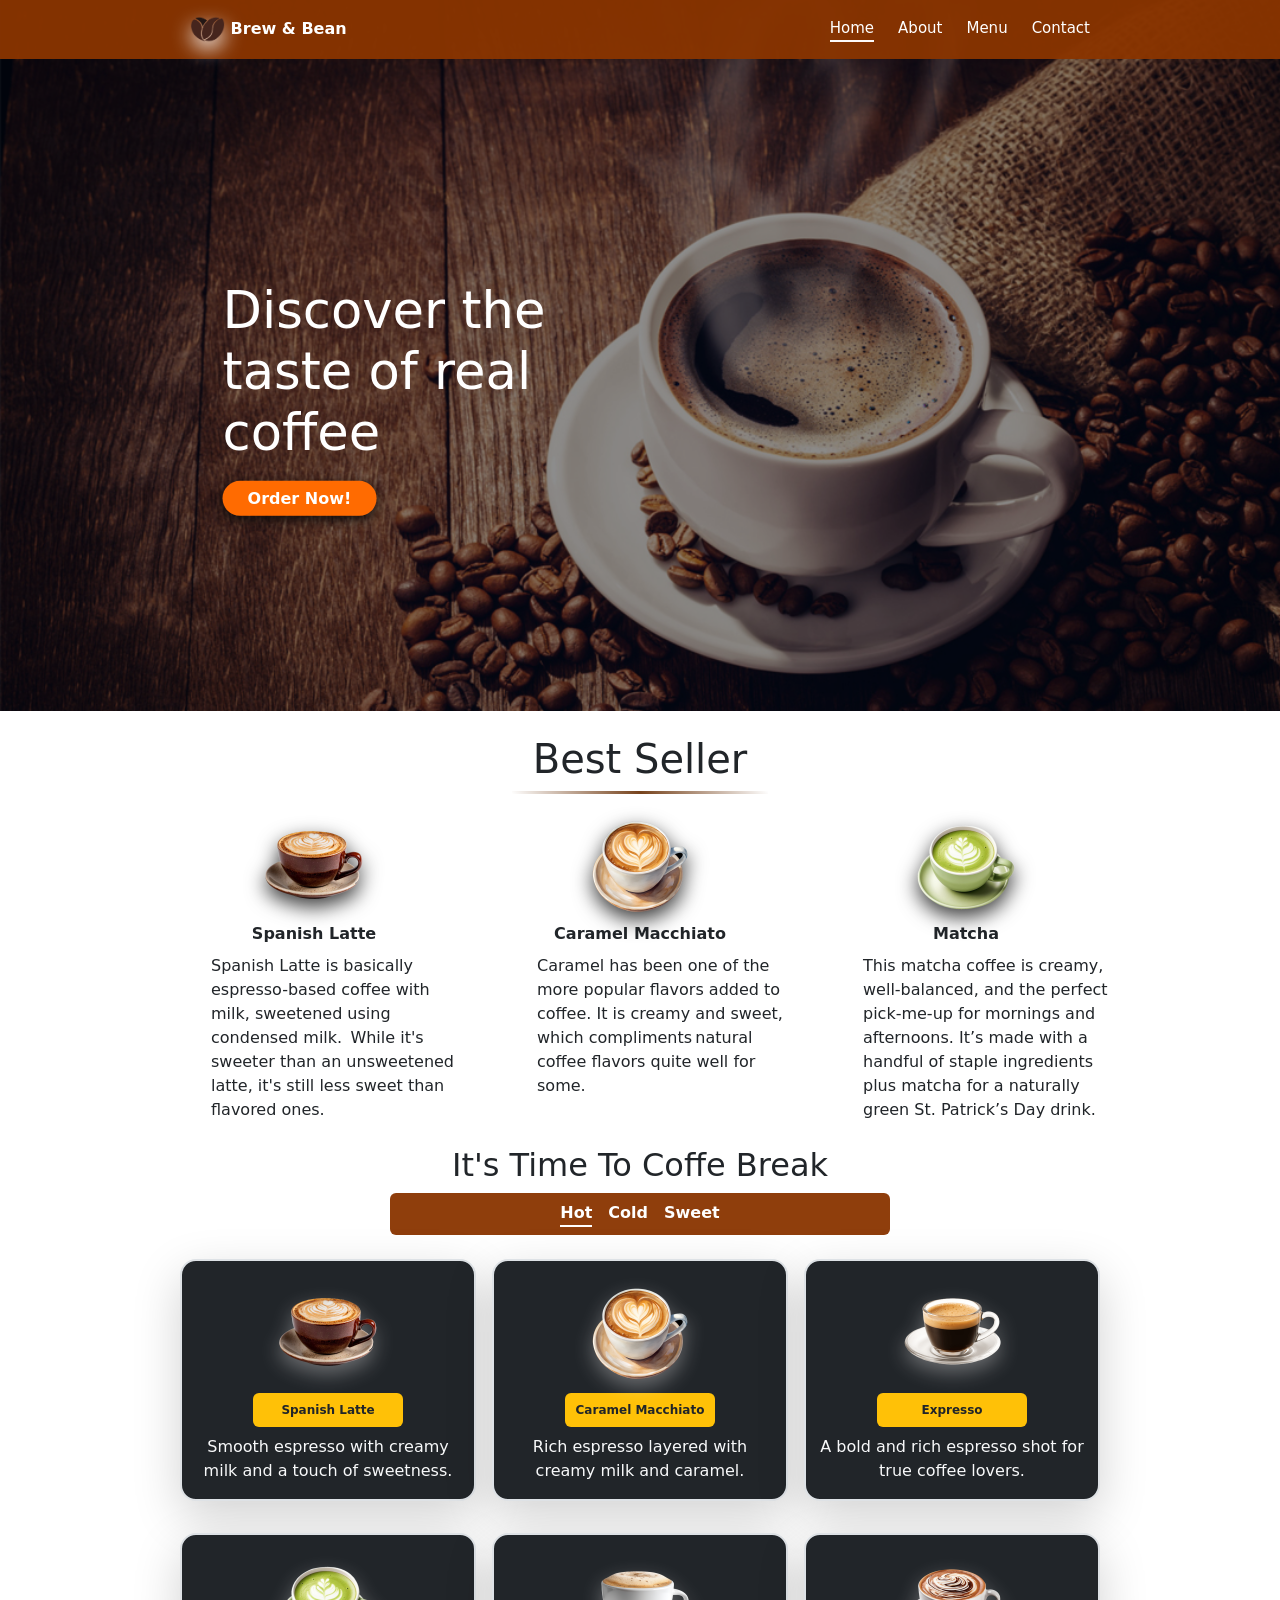
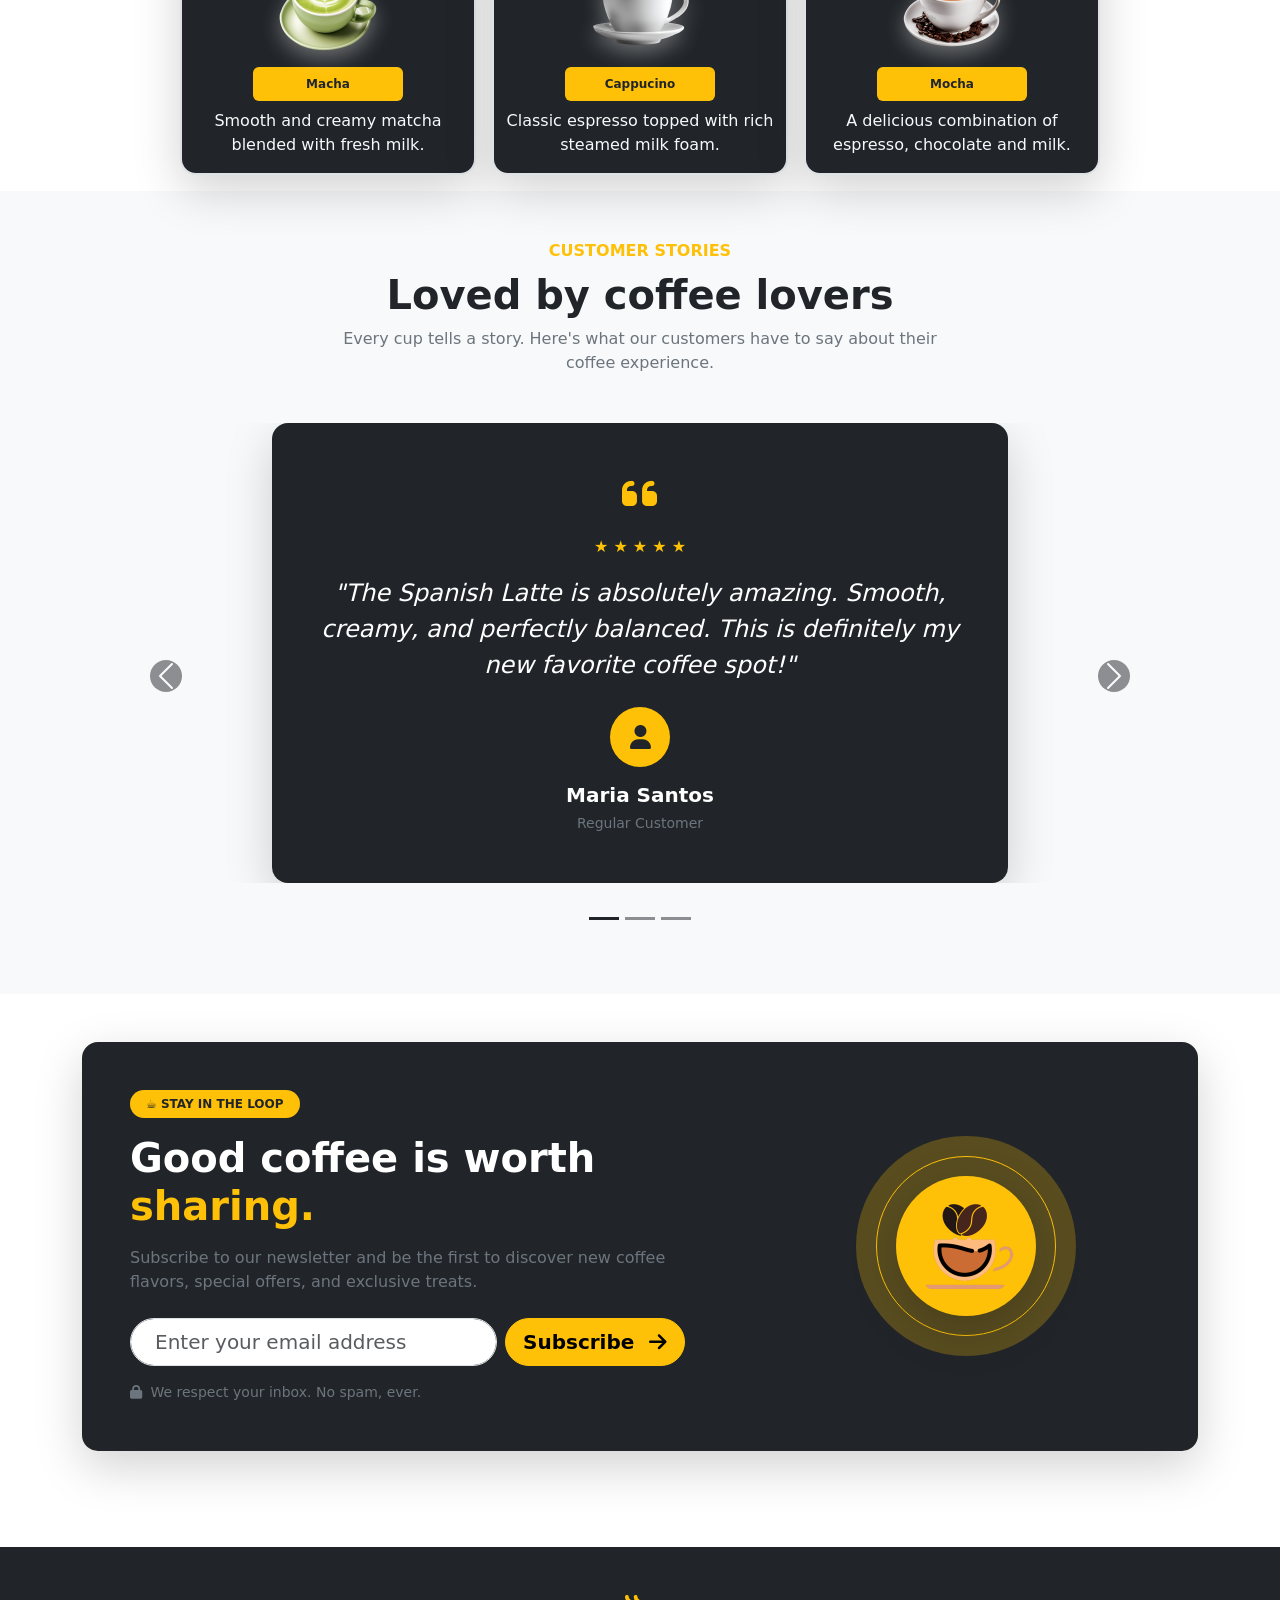
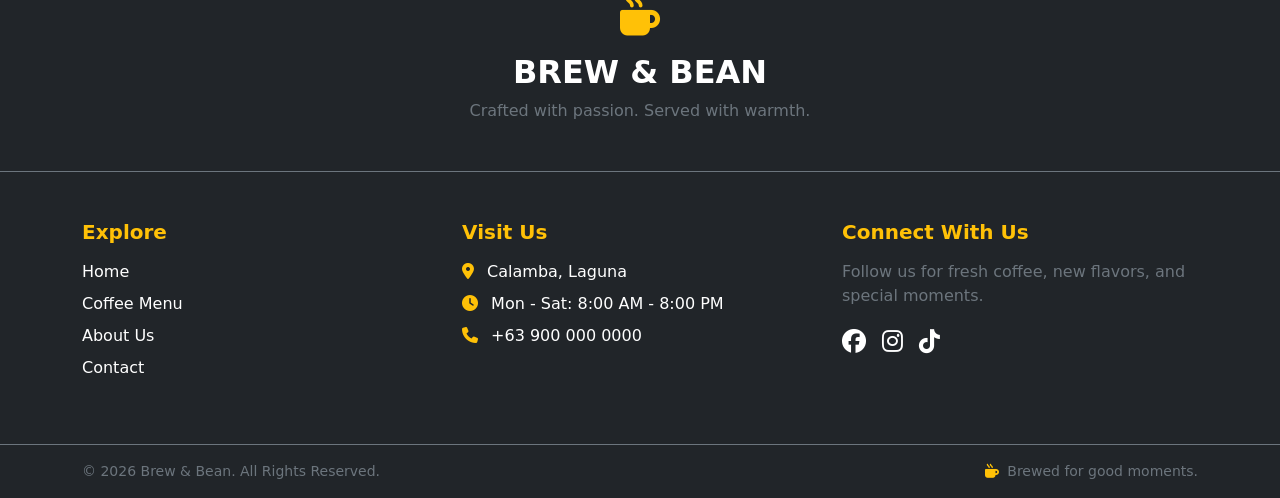
<file: index.html>
<!DOCTYPE html>
<html lang="en">
<head>
    <meta charset="UTF-8">
    <meta name="viewport" content="width=device-width, initial-scale=1.0">
    <title>Home | Brew & Bean</title>

    <link rel="stylesheet" href="style.css">
    <link rel="stylesheet" href="loader.css">

    <!-- Bootstrap 5.3 CSS -->
    <link href="https://cdn.jsdelivr.net/npm/bootstrap@5.3.0-alpha3/dist/css/bootstrap.min.css" rel="stylesheet">
    <link rel="stylesheet" href="https://cdn.jsdelivr.net/npm/bootstrap-icons@1.11.3/font/bootstrap-icons.min.css">
    <!-- Font Awesome -->
    <link rel="stylesheet" href="https://cdnjs.cloudflare.com/ajax/libs/font-awesome/6.5.2/css/all.min.css">


</head>
<body class="m-0 p-0">

    <header class="header p-3 position-fixed w-100 z-2">

        <!-- NAVBAR SECTION -->
        <nav class="d-flex justify-content-between align-items-center w-100 mx-auto" style="max-width: 900px;">
            <a href="index.html" class="text-decoration-none">
                <div class="logo fw-semibold text-white">
                    <img src="image/logo.png" alt="" class="coffee-logo">
                    <span class="brew-bean">Brew & Bean</span>
                </div>
            </a>

            <div class="d-none d-md-block" >
                <ul class="navmenu text-white d-flex gap-4 list-unstyled mb-0" style="font-size: 15px">
                    <li><a href="index.html" class="nav-link active">Home</a></li>
                    <li><a href="about.html" class="nav-link">About</a></li>
                    <li><a href="menu.html" class="nav-link">Menu</a></li>
                    <li><a href="contact.html" class="nav-link">Contact</a></li>
                </ul>
            </div>
       

            <div class="burger-container d-block d-md-none">
                <div class="Bline bg-white rounded mb-1" style="width: 25px; padding: 1.5px;"></div>
                <div class="Bline bg-white rounded mb-1" style="width: 25px; padding: 1.5px;"></div>
                <div class="Bline bg-white rounded mb-1" style="width: 25px; padding: 1.5px;"></div>
            </div>

        </nav>

    </header>

    <!-- BURGER MENU SECTION -->
    <section>
        <ul class="navmenu-burger text-white position-fixed d-md-none list-unstyled p-3 w-50 h-25 z-1">
            <li><a href="index.html" class="nav-link active">Home</a></li>
            <li><a href="about.html" class="nav-link">About</a></li>
            <li><a href="menu.html" class="nav-link">Menu</a></li>
            <li><a href="contact.html" class="nav-link">Contact</a></li>
        </ul>
    </section>


    <main>
        <!-- HERO SECTION -->
        <section>
            <div class="position-relative">

                <img src="image/img1.jpg" alt="Hero image"
                    class="img-fluid w-100 d-block">

                <div class="hero-overlay"></div>

                <div class="hero-container">
                    <div class="hero-content">
                        <p>Discover the</p>
                        <p>taste of real</p>
                        <p class="mb-3">coffee</p>
                    </div>

                    <a href="#product-item"
                        class="orderbtn fw-semibold text-white text-decoration-none">
                            Order Now!
                    </a>

                </div>

            </div>
        </section>

        <!-- BEST SELLER -->
        <section>
            <div class="row justify-content-center mt-4">

                    <!-- Title -->
                    <div class="col-12">
                        <h1 class="text-center">Best Seller</h1>
                        <div class="devider mb-4"></div>
                    </div>

                    <!-- Spanish Latte -->
                    <div class="col-12 col-md-5 col-lg-3">
                        <div class="d-flex flex-column align-items-center fs-6 fw-semibold">

                            <img src="image/product1.png"
                                alt="Coffee Option"
                                class="coffee-image mug-image img-fluid">

                            <p class="mt-1 mb-0">Spanish Latte</p>

                            <div class="mt-2 fs-6 fw-normal ms-5">
                                Spanish Latte is basically espresso-based coffee with milk, sweetened using condensed milk. 
                                While it's sweeter than an unsweetened latte, it's still less sweet than flavored ones.
                            </div>

                        </div>
                    </div>

                    <!-- Caramel Macchiato -->
                    <div class="col-12 col-md-5 col-lg-3">
                        <div class="d-flex flex-column align-items-center fs-6 fw-semibold">

                            <img src="image/product2.png"
                                alt="Coffee Option"
                                class="coffee-image mug-image img-fluid">

                            <p class="mt-1 mb-0">Caramel Macchiato</p>

                            <div class="mt-2 fs-6 fw-normal ms-5">
                                Caramel has been one of the more popular flavors added to coffee. 
                                It is creamy and sweet, which compliments natural coffee flavors quite well for some. 
                            </div>

                        </div>
                    </div>

                    <!-- Matcha -->
                    <div class="col-12 col-md-5 col-lg-3">
                        <div class="d-flex flex-column align-items-center  fs-6 fw-semibold">

                            <img src="image/product4.png"
                                alt="Coffee Option"
                                class="coffee-image mug-image img-fluid">

                            <p class="mt-1 mb-0">Matcha</p>

                            <div class="mt-2 fs-6 fw-normal ms-5">
                                This matcha coffee is creamy, well-balanced,
                                and the perfect pick-me-up for mornings and afternoons.
                                It’s made with a handful of staple ingredients plus matcha
                                for a naturally green St. Patrick’s Day drink.
                            </div>

                        </div>
                    </div>

            </div>
        </section>

<!-- COFFEE MENU BREAK -->
        <section id="product-item">
            <h2 class="text-center mt-4">It's Time To Coffe Break</h2>
            <ul class="coffee-title d-flex justify-content-center list-unstyled 
                gap-3 mt-2 p-2 w-100 mx-auto rounded-2 fw-semibold text-white
                ">
                <li class="hotmenu active">Hot</li>
                <li class="hotmenu">Cold</li>
                <li class="hotmenu">Sweet</li>
            </ul>
            
            <div class="row coffee-menu justify-content-center gap-3 mt-4 mx-5">
                <!-- LOAD IMAGE HERE -->
            </div>
        </section>

        <div class="loader-container">
            <!-- LOADER -->
            <span class="loader"></span>
        </div>


    <!-- COSTUMER REVIEWS -->
    <section class="py-5 bg-light">

    <div class="container">

        <!-- SECTION TITLE -->
        <div class="text-center mb-5">

            <span class="text-warning fw-semibold">
                CUSTOMER STORIES
            </span>

            <h2 class="display-6 fw-bold mt-2">
                Loved by coffee lovers
            </h2>

            <p class="text-secondary mx-auto" style="max-width: 600px;">
                Every cup tells a story. Here's what our customers
                have to say about their coffee experience.
            </p>

        </div>


        <!-- TESTIMONIAL CAROUSEL -->
        <div id="testimonialCarousel"
             class="carousel slide"
             data-bs-ride="carousel"
             data-bs-interval="5000">

            <div class="carousel-inner">


                <!-- TESTIMONIAL 1 -->
                <div class="carousel-item active">

                    <div class="row justify-content-center">

                        <div class="col-12 col-md-10 col-lg-8">

                            <div class="bg-dark text-white rounded-4
                                        shadow-lg p-4 p-md-5 text-center">

                                <!-- QUOTE ICON -->
                                <div class="text-warning mb-3 display-6">

                                    <i class="fa-solid fa-quote-left"></i>

                                </div>

                                <!-- STARS -->
                                <div class="text-warning mb-3">

                                    ★ ★ ★ ★ ★

                                </div>

                                <!-- REVIEW -->
                                <p class="fs-4 fst-italic mb-4">

                                    "The Spanish Latte is absolutely amazing.
                                    Smooth, creamy, and perfectly balanced.
                                    This is definitely my new favorite coffee spot!"

                                </p>

                                <!-- CUSTOMER -->
                                <div>

                                    <div class="rounded-circle
                                                bg-warning text-dark
                                                d-flex align-items-center
                                                justify-content-center
                                                mx-auto mb-3"
                                         style="width:60px;height:60px;">

                                        <i class="fa-solid fa-user fs-4"></i>

                                    </div>

                                    <h5 class="fw-bold mb-1">
                                        Maria Santos
                                    </h5>

                                    <small class="text-secondary">
                                        Regular Customer
                                    </small>

                                </div>

                            </div>

                        </div>

                    </div>

                </div>


                <!-- TESTIMONIAL 2 -->
                <div class="carousel-item">

                    <div class="row justify-content-center">

                        <div class="col-12 col-md-10 col-lg-8">

                            <div class="bg-dark text-white rounded-4
                                        shadow-lg p-4 p-md-5 text-center">

                                <div class="text-warning mb-3 display-6">
                                    <i class="fa-solid fa-quote-left"></i>
                                </div>

                                <div class="text-warning mb-3">
                                    ★ ★ ★ ★ ★
                                </div>

                                <p class="fs-4 fst-italic mb-4">

                                    "Beautiful place, friendly staff,
                                    and incredible coffee. The atmosphere
                                    makes you want to stay for hours."

                                </p>

                                <div>

                                    <div class="rounded-circle
                                                bg-warning text-dark
                                                d-flex align-items-center
                                                justify-content-center
                                                mx-auto mb-3"
                                         style="width:60px;height:60px;">

                                        <i class="fa-solid fa-user fs-4"></i>

                                    </div>

                                    <h5 class="fw-bold mb-1">
                                        John Reyes
                                    </h5>

                                    <small class="text-secondary">
                                        Coffee Enthusiast
                                    </small>

                                </div>

                            </div>

                        </div>

                    </div>

                </div>


                <!-- TESTIMONIAL 3 -->
                <div class="carousel-item">

                    <div class="row justify-content-center">

                        <div class="col-12 col-md-10 col-lg-8">

                            <div class="bg-dark text-white rounded-4
                                        shadow-lg p-4 p-md-5 text-center">

                                <div class="text-warning mb-3 display-6">

                                    <i class="fa-solid fa-quote-left "></i>

                                </div>

                                <div class="text-warning mb-3">
                                    ★ ★ ★ ★ ★
                                </div>

                                <p class="fs-4 fst-italic mb-4">

                                    "Their Mocha is incredible!
                                    Rich chocolate flavor with the perfect
                                    coffee balance. I always come back."

                                </p>

                                <div>

                                    <div class="rounded-circle
                                                bg-warning text-dark
                                                d-flex align-items-center
                                                justify-content-center
                                                mx-auto mb-3"
                                         style="width:60px;height:60px;">

                                        <i class="fa-solid fa-user fs-4"></i>

                                    </div>

                                    <h5 class="fw-bold mb-1">
                                        Angela Cruz
                                    </h5>

                                    <small class="text-secondary">
                                        Coffee Lover
                                    </small>

                                </div>

                            </div>

                        </div>

                    </div>

                </div>

            </div>


            <!-- PREVIOUS BUTTON -->
            <button class="carousel-control-prev"
                    type="button"
                    data-bs-target="#testimonialCarousel"
                    data-bs-slide="prev">

                <span class="carousel-control-prev-icon
                             bg-dark rounded-circle p-3">
                </span>

                <span class="visually-hidden">
                    Previous
                </span>

            </button>


            <!-- NEXT BUTTON -->
            <button class="carousel-control-next"
                    type="button"
                    data-bs-target="#testimonialCarousel"
                    data-bs-slide="next">

                <span class="carousel-control-next-icon
                             bg-dark rounded-circle p-3">
                </span>

                <span class="visually-hidden">
                    Next
                </span>

            </button>


            <!-- INDICATORS -->
            <div class="carousel-indicators position-relative mt-4">

                <button type="button"
                        data-bs-target="#testimonialCarousel"
                        data-bs-slide-to="0"
                        class="active bg-dark"
                        aria-current="true">
                </button>

                <button type="button"
                        data-bs-target="#testimonialCarousel"
                        data-bs-slide-to="1"
                        class="bg-dark">
                </button>

                <button type="button"
                        data-bs-target="#testimonialCarousel"
                        data-bs-slide-to="2"
                        class="bg-dark">
                </button>

            </div>

        </div>

    </div>

</section>


<!-- SUBCRIPTION SECTION -->
    <section class="py-5">

        <div class="container">

            <div class="bg-dark text-white rounded-4 shadow-lg overflow-hidden">

                <div class="row align-items-center w-100 mx-auto" style="max-width: 1300px;">

                    <!-- LEFT SIDE -->
                    <div class="col-12 col-lg-7 p-4 p-md-5">

                        <span class="badge bg-warning text-dark rounded-pill px-3 py-2 mb-3">
                            ☕ STAY IN THE LOOP
                        </span>

                        <h2 class="display-6 fw-bold mb-3">
                            Good coffee is worth
                            <span class="text-warning">sharing.</span>
                        </h2>

                        <p class="text-secondary fs-6 mb-4">
                            Subscribe to our newsletter and be the first to
                            discover new coffee flavors, special offers,
                            and exclusive treats.
                        </p>

                        <!-- SUBSCRIBE FORM -->
                        <form class="row g-2">

                            <div class="col-12 col-md-8">

                                <input
                                    type="email"
                                    class="form-control form-control-lg rounded-pill px-4"
                                    placeholder="Enter your email address"
                                    required>

                            </div>

                            <div class="col-12 col-md-4">

                                <button
                                    type="submit"
                                    class="btn btn-warning btn-lg rounded-pill w-100 fw-semibold">

                                    Subscribe
                                    <i class="fa-solid fa-arrow-right ms-2"></i>

                                </button>

                            </div>

                        </form>

                        <small class="text-secondary d-block mt-3">
                            <i class="fa-solid fa-lock me-1"></i>
                            We respect your inbox. No spam, ever.
                        </small>

                    </div>


                    <!-- RIGHT SIDE -->
                    <div class="col-12 col-lg-5 text-center p-4">

                        <div class="position-relative d-inline-block">

                            <!-- Decorative circles -->
                            <div class="position-absolute top-50 start-50
                                        translate-middle
                                        bg-warning rounded-circle opacity-25"
                                style="width:220px; height:220px;">
                            </div>

                            <div class="position-absolute top-50 start-50
                                        translate-middle
                                        border border-warning rounded-circle"
                                style="width:180px; height:180px;">
                            </div>

                            <!-- Coffee icon -->
                            <div class="position-relative
                                        bg-warning text-dark
                                        rounded-circle
                                        d-flex align-items-center
                                        justify-content-center
                                        shadow-lg"
                                style="width:140px; height:140px;">

                                
                                <img src="image/coffee2.png" alt="Coffee Mug" class="mug-image" style="width: 100px;">

                            </div>

                        </div>

                    </div>

                </div>

            </div>

        </div>

    </section>



<!-- FOOTER SECTION -->
    <div class="footer"></div>

<script src="product.js"></script>
<script src="coffeemenu.js"></script>
<script src="index.js"></script>

<script src="footer.js"></script>


<!-- Bootstrap 5.3 JS -->
<script src="https://cdn.jsdelivr.net/npm/bootstrap@5.3.0-alpha3/dist/js/bootstrap.bundle.min.js"></script>

    
</body>
</html>
</file>
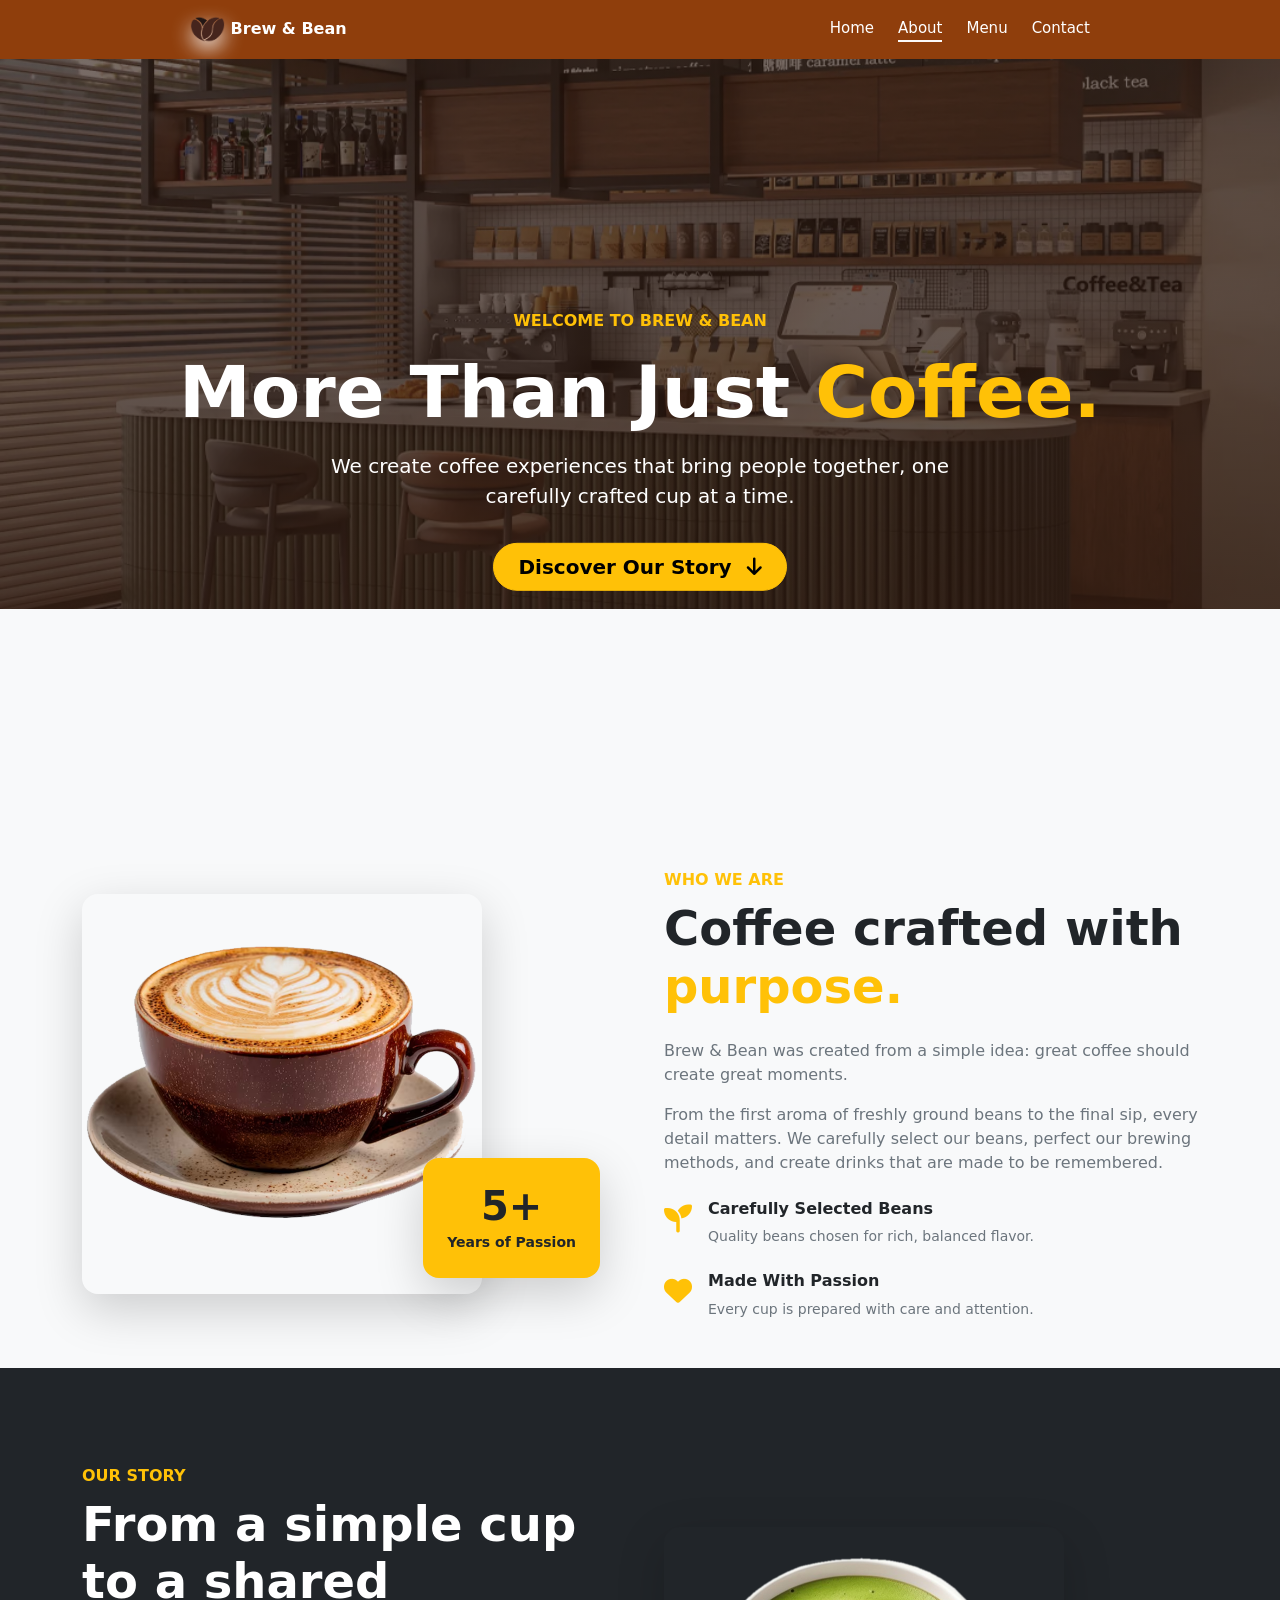
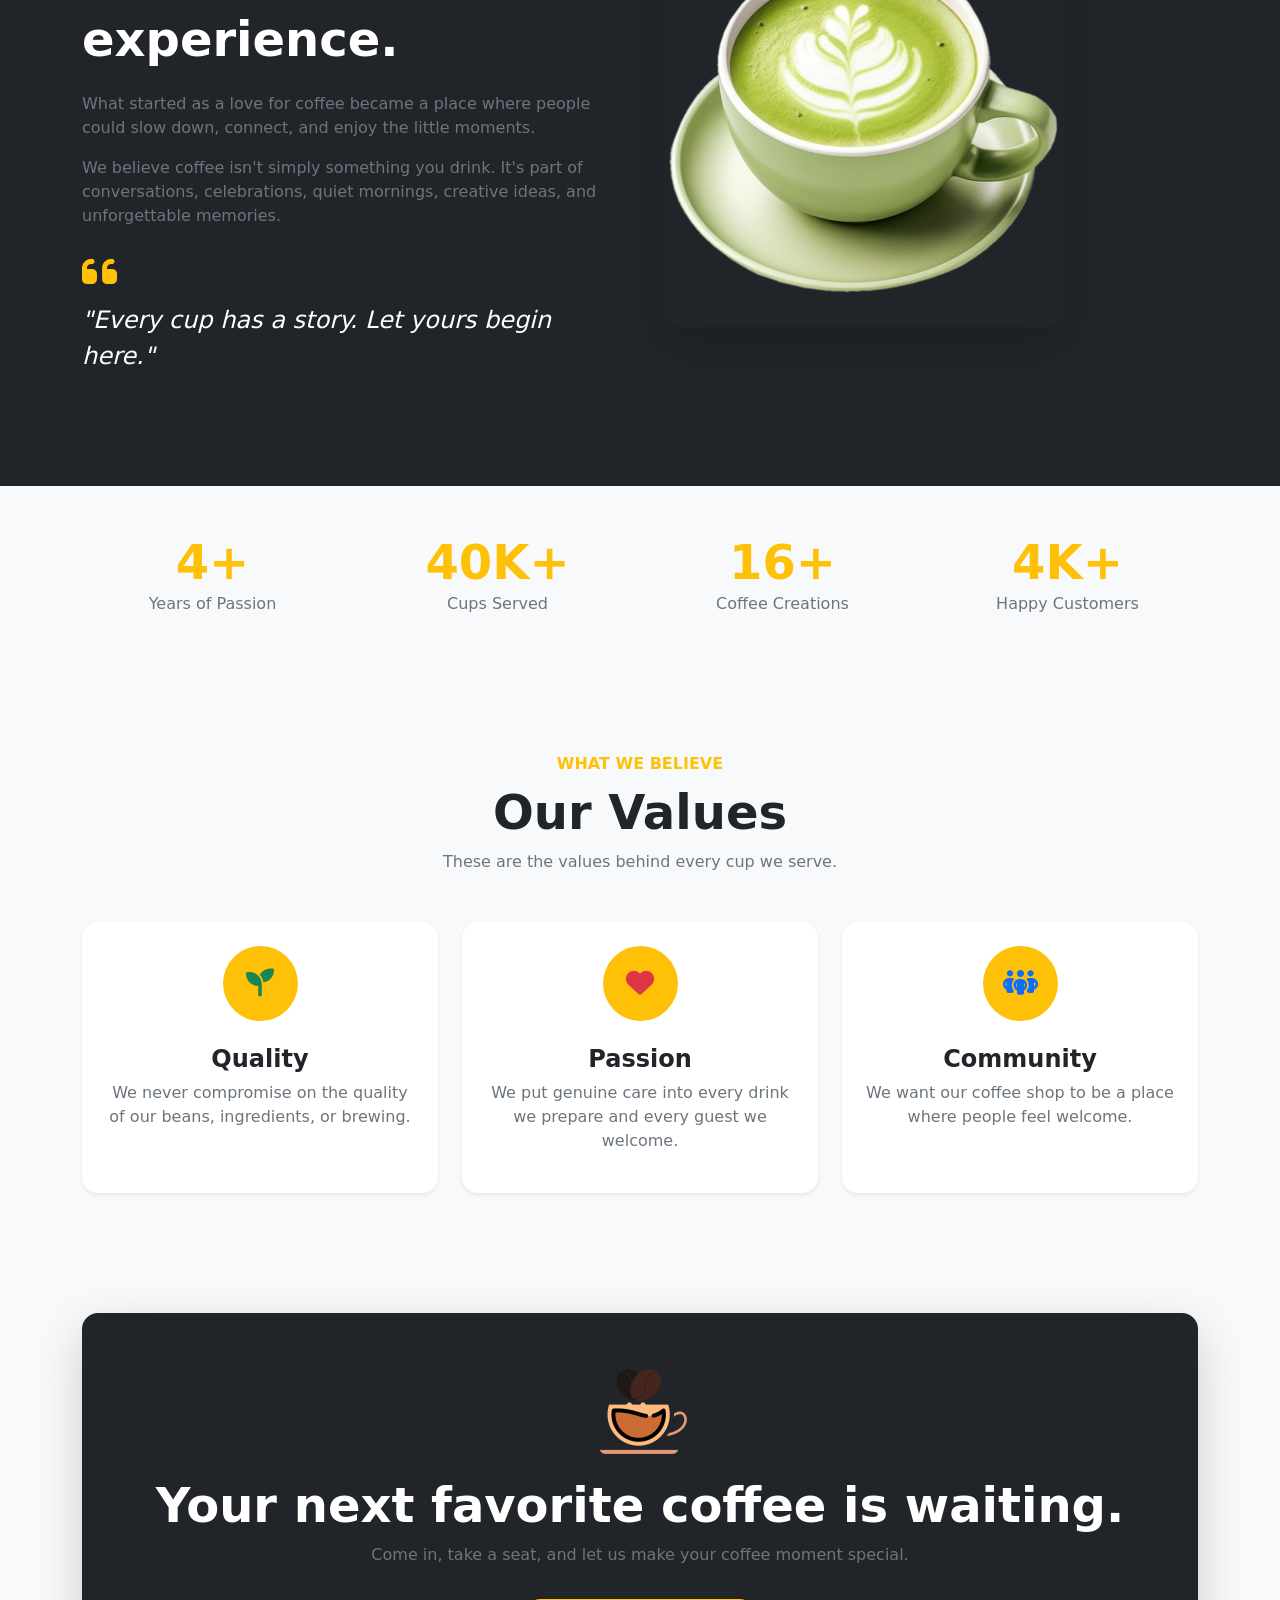
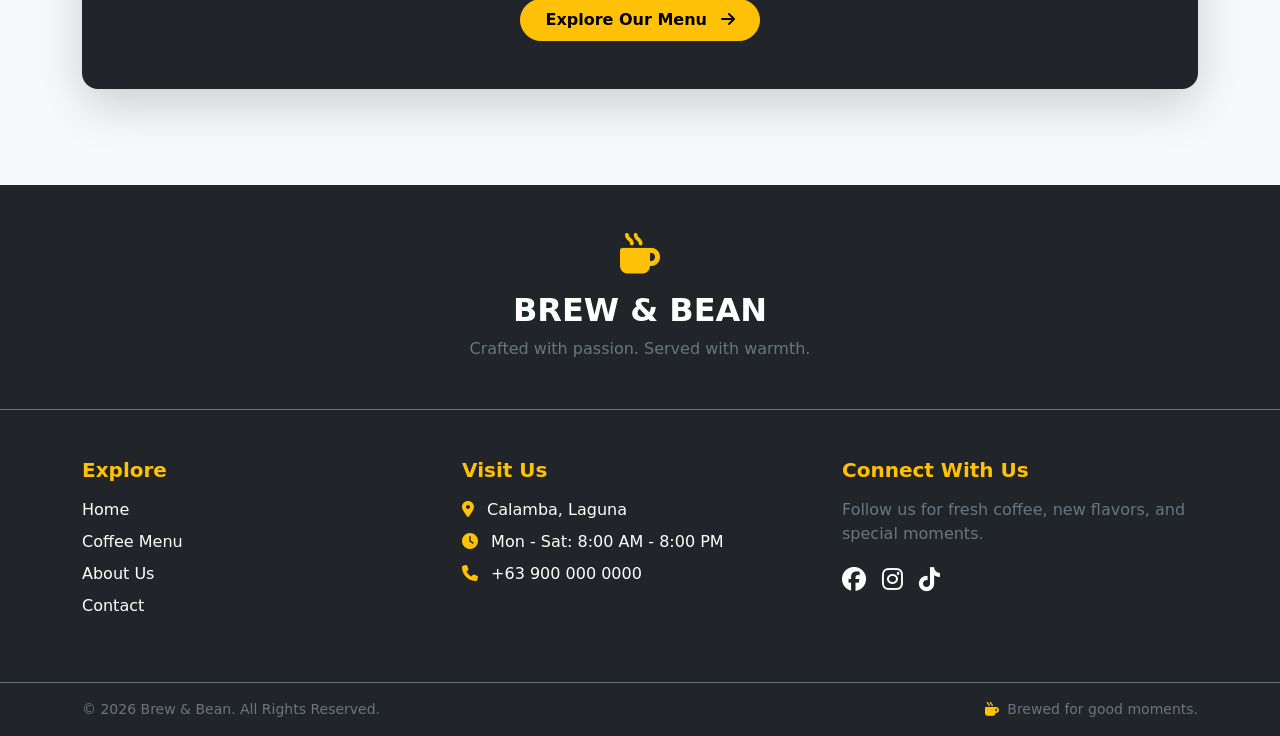
<file: about.html>
<!DOCTYPE html>
<html lang="en">

<head>

    <meta charset="UTF-8">
    <meta name="viewport" content="width=device-width, initial-scale=1.0">

    <title>About Us | Brew & Bean</title>
    <link rel="stylesheet" href="style.css">
    <!-- Bootstrap -->
    <link rel="stylesheet" href="https://cdn.jsdelivr.net/npm/bootstrap@5.3.3/dist/css/bootstrap.min.css">

    <!-- Font Awesome -->
    <link rel="stylesheet" href="https://cdnjs.cloudflare.com/ajax/libs/font-awesome/6.5.2/css/all.min.css">

</head>


<body class="bg-light">


<!-- ============================= -->
<!-- NAVBAR -->
<!-- ============================= -->

<header class="header p-3 position-fixed w-100 z-2">

        <!-- NAVBAR SECTION -->
        <nav class="d-flex justify-content-between align-items-center w-100 mx-auto" style="max-width: 900px;">
            <a href="index.html" class="text-decoration-none">
                <div class="logo fw-semibold text-white">
                    <img src="image/logo.png" alt="" class="coffee-logo">
                    <span class="brew-bean">Brew & Bean</span>
                </div>
            </a>

            <div class="d-none d-md-block" >
                <ul class="navmenu text-white d-flex gap-4 list-unstyled mb-0" style="font-size: 15px">
                    <li><a href="index.html" class="nav-link active">Home</a></li>
                    <li><a href="about.html" class="nav-link">About</a></li>
                    <li><a href="menu.html" class="nav-link">Menu</a></li>
                    <li><a href="contact.html" class="nav-link">Contact</a></li>
                </ul>
            </div>
       

            <div class="burger-container d-block d-md-none">
                <div class="Bline bg-white rounded mb-1" style="width: 25px; padding: 1.5px;"></div>
                <div class="Bline bg-white rounded mb-1" style="width: 25px; padding: 1.5px;"></div>
                <div class="Bline bg-white rounded mb-1" style="width: 25px; padding: 1.5px;"></div>
            </div>

        </nav>

    </header>

    <!-- BURGER MENU SECTION -->
    <section>
        <ul class="navmenu-burger text-white position-fixed d-md-none list-unstyled p-3 w-50 h-25 z-1">
            <li><a href="index.html" class="nav-link active">Home</a></li>
            <li><a href="about.html" class="nav-link">About</a></li>
            <li><a href="menu.html" class="nav-link">Menu</a></li>
            <li><a href="contact.html" class="nav-link">Contact</a></li>
        </ul>
    </section>


<!-- ============================= -->
<!-- HERO -->
<!-- ============================= -->

<section>

    <div class="position-relative overflow-hidden">

        <div
            class=""
            style="height: 100vh;">
        </div>

         <div
            class="about position-absolute top-0 start-0
                   w-100">
        </div>
       


        <!-- HERO CONTENT -->

        <div
            class="position-absolute top-50 start-50
                   translate-middle text-center text-white w-100 px-3">

            <span class="text-warning fw-semibold">
                WELCOME TO BREW & BEAN
            </span>

            <h1 class="display-2 fw-bold mt-3">
                More Than Just
                <span class="text-warning">Coffee.</span>
            </h1>

            <p class="lead mx-auto mt-3"
               style="max-width: 650px;">

                We create coffee experiences that bring people
                together, one carefully crafted cup at a time.

            </p>

            <a
                href="#story"
                class="btn btn-warning btn-lg rounded-pill
                       px-4 fw-semibold mt-3">

                Discover Our Story

                <i class="fa-solid fa-arrow-down ms-2"></i>

            </a>

        </div>

    </div>

</section>



<!-- ============================= -->
<!-- INTRO -->
<!-- ============================= -->

<section class="" style="margin-top: -5rem;">

    <div class="container py-lg-5">

        <div class="row align-items-center g-5">


            <!-- IMAGE -->

            <div class="col-12 col-lg-6">

                <div class="position-relative">

                    <img
                        src="image/product1.png"
                        alt="Fresh coffee"
                        class="mug-image img-fluid rounded-4 shadow-lg" style="width: 400px;">


                    <!-- EXPERIENCE BADGE -->

                    <div
                        class="position-absolute bottom-0 end-0
                               bg-warning text-dark
                               rounded-4 shadow-lg
                               p-4 m-3 text-center">

                        <div class="display-6 fw-bold">
                            5+
                        </div>

                        <small class="fw-semibold">
                            Years of Passion
                        </small>

                    </div>

                </div>

            </div>


            <!-- TEXT -->

            <div class="col-12 col-lg-6">

                <span class="text-warning fw-bold">
                    WHO WE ARE
                </span>

                <h2 class="display-5 fw-bold mt-2">
                    Coffee crafted with
                    <span class="text-warning">
                        purpose.
                    </span>
                </h2>

                <p class="text-secondary mt-4">

                    Brew & Bean was created from a simple idea:
                    great coffee should create great moments.

                </p>

                <p class="text-secondary">

                    From the first aroma of freshly ground beans
                    to the final sip, every detail matters.
                    We carefully select our beans, perfect our
                    brewing methods, and create drinks that are
                    made to be remembered.

                </p>

                <div class="d-flex gap-3 mt-4">

                    <div class="fs-3 text-warning">
                        <i class="fa-solid fa-seedling"></i>
                    </div>

                    <div>

                        <h6 class="fw-bold">
                            Carefully Selected Beans
                        </h6>

                        <p class="small text-secondary mb-0">
                            Quality beans chosen for rich,
                            balanced flavor.
                        </p>

                    </div>

                </div>


                <div class="d-flex gap-3 mt-4">

                    <div class="fs-3 text-warning">
                        <i class="fa-solid fa-heart"></i>
                    </div>

                    <div>

                        <h6 class="fw-bold">
                            Made With Passion
                        </h6>

                        <p class="small text-secondary mb-0">
                            Every cup is prepared with care
                            and attention.
                        </p>

                    </div>

                </div>

            </div>

        </div>

    </div>

</section>



<!-- ============================= -->
<!-- OUR STORY -->
<!-- ============================= -->

<section id="story" class="py-5 bg-dark text-white">

    <div class="container py-lg-5">

        <div class="row align-items-center g-5">


            <!-- TEXT -->

            <div class="col-12 col-lg-6">

                <span class="text-warning fw-semibold">
                    OUR STORY
                </span>

                <h2 class="display-5 fw-bold mt-2">
                    From a simple cup
                    to a shared experience.
                </h2>

                <p class="text-secondary mt-4">

                    What started as a love for coffee became
                    a place where people could slow down,
                    connect, and enjoy the little moments.

                </p>

                <p class="text-secondary">

                    We believe coffee isn't simply something
                    you drink. It's part of conversations,
                    celebrations, quiet mornings, creative
                    ideas, and unforgettable memories.

                </p>

                <div class="mt-4">

                    <i class="fa-solid fa-quote-left
                              text-warning fs-1">
                    </i>

                    <p class="fs-4 fst-italic mt-2">

                        "Every cup has a story.
                        Let yours begin here."

                    </p>

                </div>

            </div>


            <!-- IMAGE -->

            <div class="col-12 col-lg-6">

                <img
                    src="image/product4.png"
                    alt="Coffee beans"
                    class="img-fluid rounded-4 shadow-lg" style="width: 400px;">

            </div>

        </div>

    </div>

</section>



<!-- ============================= -->
<!-- STATS -->
<!-- ============================= -->


<section class="py-5">

    <div class="container">

        <div class="row text-center g-4">

            <div class="col-6 col-lg-3">

                <div class="display-5 fw-bold text-warning counter" data-target="5" data-suffix ="+">
                    0+
                </div>

                <p class="text-secondary">
                    Years of Passion
                </p>

            </div>


            <div class="col-6 col-lg-3">

                <div class="display-5 fw-bold text-warning counter" data-target="50" data-suffix="K+">
                    0K+
                </div>

                <p class="text-secondary">
                    Cups Served
                </p>

            </div>


            <div class="col-6 col-lg-3">

                <div class="display-5 fw-bold text-warning counter" data-target="20" data-suffix="+">
                    0+
                </div>

                <p class="text-secondary">
                    Coffee Creations
                </p>

            </div>


            <div class="col-6 col-lg-3">

                <div class="display-5 fw-bold text-warning counter" data-target="5" data-suffix="K+">
                    0K+
                </div>

                <p class="text-secondary">
                    Happy Customers
                </p>

            </div>

        </div>

    </div>

</section>





<!-- ============================= -->
<!-- OUR VALUES -->
<!-- ============================= -->

<section id="values" class="py-5 bg-light">

    <div class="container py-lg-4">

        <div class="text-center mb-5">

            <span class="text-warning fw-bold">
                WHAT WE BELIEVE
            </span>

            <h2 class="display-5 fw-bold mt-2">
                Our Values
            </h2>

            <p class="text-secondary mx-auto"
               style="max-width:600px;">

                These are the values behind every cup
                we serve.

            </p>

        </div>


        <div class="row g-4">


            <!-- VALUE 1 -->

            <div class="col-12 col-md-4">

                <div
                    class="bg-white rounded-4 shadow-sm
                           text-center p-4 h-100">

                    <div
                        class="bg-warning text-dark
                               rounded-circle
                               d-flex align-items-center
                               justify-content-center
                               mx-auto mb-4"
                        style="width:75px;height:75px;">

                        <i class="fa-solid fa-seedling fs-3 text-success"></i>

                    </div>

                    <h4 class="fw-bold">
                        Quality
                    </h4>

                    <p class="text-secondary">
                        We never compromise on the quality
                        of our beans, ingredients, or brewing.
                    </p>

                </div>

            </div>


            <!-- VALUE 2 -->

            <div class="col-12 col-md-4">

                <div
                    class="bg-white rounded-4 shadow-sm
                           text-center p-4 h-100">

                    <div
                        class="bg-warning text-dark
                               rounded-circle
                               d-flex align-items-center
                               justify-content-center
                               mx-auto mb-4"
                        style="width:75px;height:75px;">

                        <i class="fa-solid fa-heart fs-3 text-danger"></i>

                    </div>

                    <h4 class="fw-bold">
                        Passion
                    </h4>

                    <p class="text-secondary">
                        We put genuine care into every
                        drink we prepare and every guest
                        we welcome.
                    </p>

                </div>

            </div>


            <!-- VALUE 3 -->

            <div class="col-12 col-md-4">

                <div
                    class="bg-white rounded-4 shadow-sm
                           text-center p-4 h-100">

                    <div
                        class="bg-warning text-dark
                               rounded-circle
                               d-flex align-items-center
                               justify-content-center
                               mx-auto mb-4"
                        style="width:75px;height:75px;">

                        <i class="fa-solid fa-people-group fs-3 text-primary"></i>

                    </div>

                    <h4 class="fw-bold">
                        Community
                    </h4>

                    <p class="text-secondary">
                        We want our coffee shop to be a
                        place where people feel welcome.
                    </p>

                </div>

            </div>


        </div>

    </div>

</section>



<!-- ============================= -->
<!-- FINAL CTA -->
<!-- ============================= -->

<section class="py-5">

    <div class="container">

        <div
            class="bg-dark text-white
                   rounded-4 shadow-lg
                   text-center p-5">
            
            <img class="mug-icon" src="image/coffee2.png" alt="Coffee mug">
            

            <h2 class="display-5 fw-bold mt-3">
                Your next favorite coffee
                is waiting.
            </h2>

            <p class="text-secondary mx-auto"
               style="max-width:600px;">

                Come in, take a seat, and let us
                make your coffee moment special.

            </p>

            <a
                href="menu.html#menu-products"
                class="btn btn-warning
                       rounded-pill px-4 py-2
                       fw-semibold mt-3">

                Explore Our Menu

                <i class="fa-solid fa-arrow-right ms-2"></i>

            </a>

        </div>

    </div>

</section>

<!-- FOOTER SECTION -->
    <div class="footer"></div>

<script src="index.js"></script>
<script src="footer.js"></script>

<!-- BOOTSTRAP JS -->
<script
    src="https://cdn.jsdelivr.net/npm/bootstrap@5.3.3/dist/js/bootstrap.bundle.min.js">
</script>

</body>
</html>
</file>
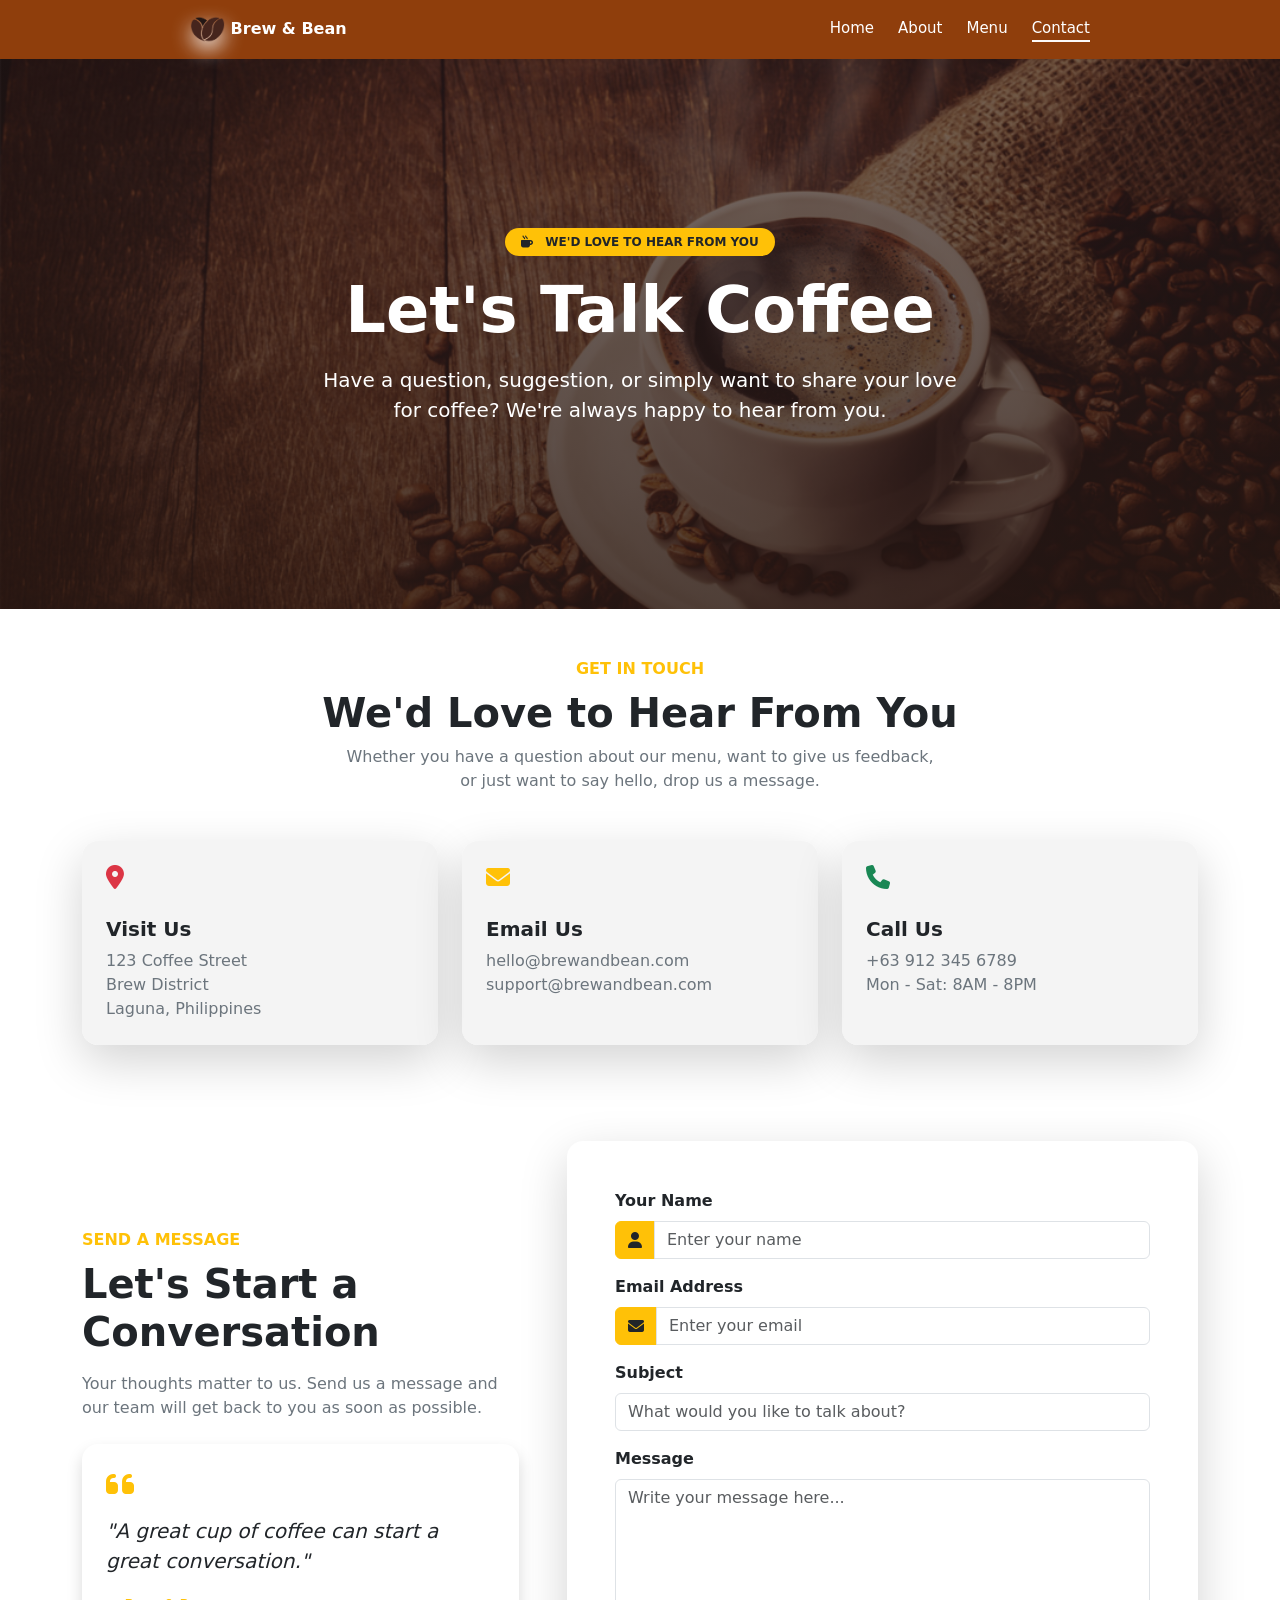
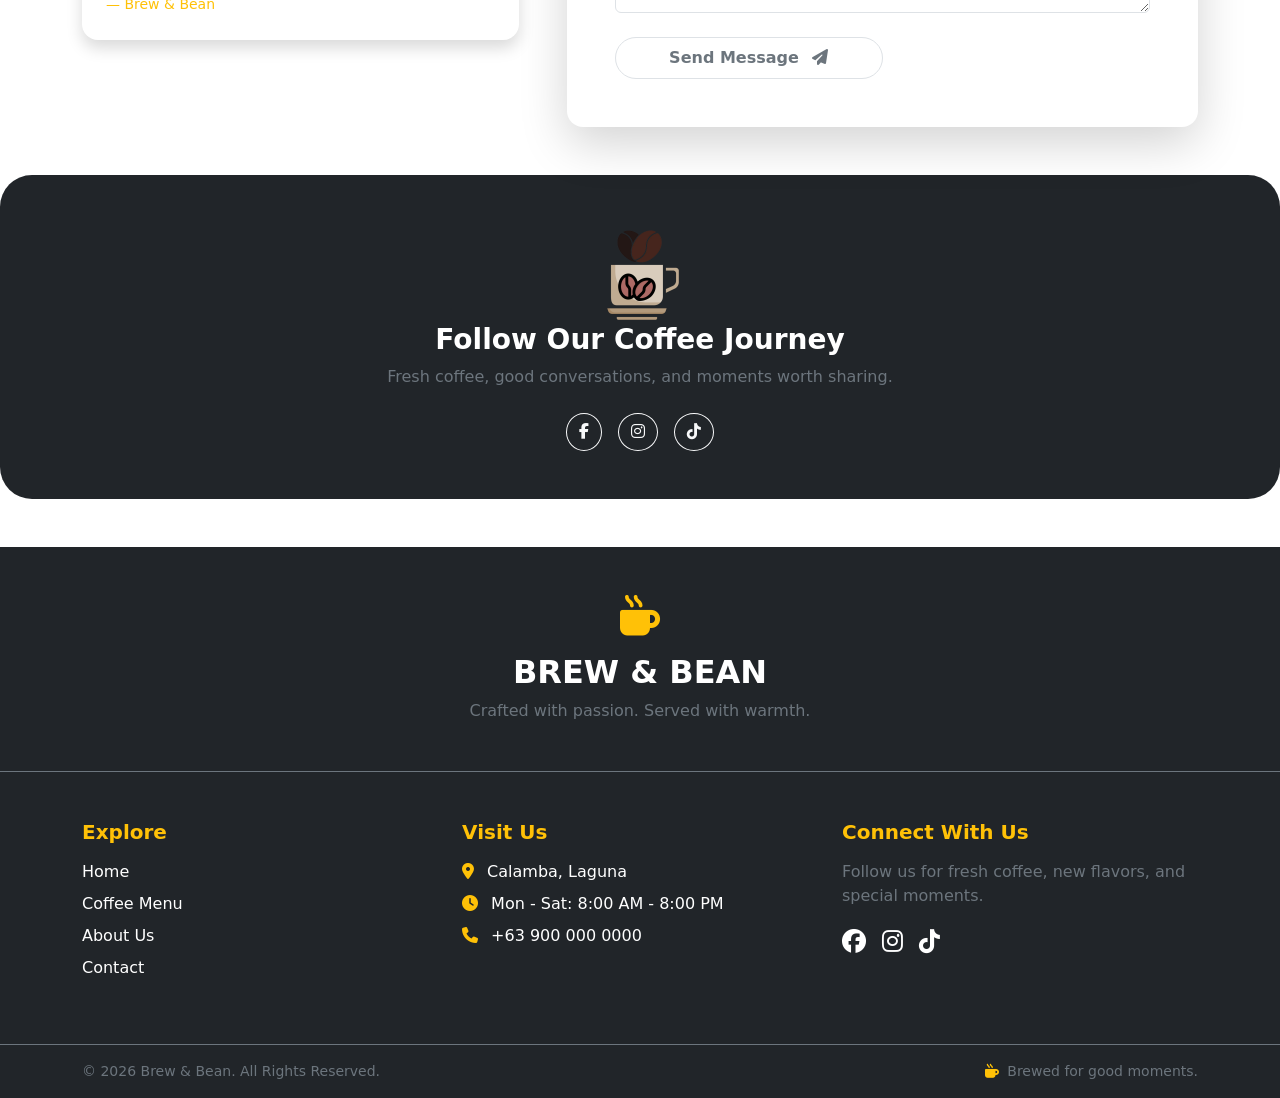
<file: contact.html>
<!DOCTYPE html>
<html lang="en">
<head>
    <meta charset="UTF-8">
    <meta name="viewport" content="width=device-width, initial-scale=1.0">
    <title>Contact Us | Brew & Bean</title>

    <link rel="stylesheet" href="style.css">
    

    <!-- Bootstrap 5.3 CSS -->
    <link href="https://cdn.jsdelivr.net/npm/bootstrap@5.3.0-alpha3/dist/css/bootstrap.min.css" rel="stylesheet">
    <link rel="stylesheet" href="https://cdn.jsdelivr.net/npm/bootstrap-icons@1.11.3/font/bootstrap-icons.min.css">
    <!-- Font Awesome -->
    <link rel="stylesheet" href="https://cdnjs.cloudflare.com/ajax/libs/font-awesome/6.5.2/css/all.min.css">


</head>
<body class="m-0 p-0">

    <header class="header p-3 position-fixed w-100 z-2">

        <!-- NAVBAR SECTION -->
        <nav class="d-flex justify-content-between align-items-center w-100 mx-auto" style="max-width: 900px;">
            <a href="index.html" class="text-decoration-none">
                <div class="logo fw-semibold text-white">
                    <img src="image/logo.png" alt="" class="coffee-logo">
                    <span class="brew-bean">Brew & Bean</span>
                </div>
            </a>

            <div class="d-none d-md-block" >
                <ul class="navmenu text-white d-flex gap-4 list-unstyled mb-0" style="font-size: 15px">
                    <li><a href="index.html" class="nav-link active">Home</a></li>
                    <li><a href="about.html" class="nav-link">About</a></li>
                    <li><a href="menu.html" class="nav-link">Menu</a></li>
                    <li><a href="contact.html" class="nav-link">Contact</a></li>
                </ul>
            </div>
       

            <div class="burger-container d-block d-md-none">
                <div class="Bline bg-white rounded mb-1" style="width: 25px; padding: 1.5px;"></div>
                <div class="Bline bg-white rounded mb-1" style="width: 25px; padding: 1.5px;"></div>
                <div class="Bline bg-white rounded mb-1" style="width: 25px; padding: 1.5px;"></div>
            </div>

        </nav>

    </header>

    <!-- BURGER MENU SECTION -->
    <section>
        <ul class="navmenu-burger text-white position-fixed d-md-none list-unstyled p-3 w-50 h-25 z-1">
            <li><a href="index.html" class="nav-link active">Home</a></li>
            <li><a href="about.html" class="nav-link">About</a></li>
            <li><a href="menu.html" class="nav-link">Menu</a></li>
            <li><a href="contact.html" class="nav-link">Contact</a></li>
        </ul>
    </section>


    <!-- ========================= -->
    <!-- HERO -->
    <!-- ========================= -->

    <section class="contact-hero d-flex align-items-center">

        <div class="container text-center text-white">

            <span class="badge rounded-pill bg-warning text-dark px-3 py-2 mb-3">
                <i class="fa-solid fa-mug-hot me-2"></i>
                WE'D LOVE TO HEAR FROM YOU
            </span>

            <h1 class="display-3 fw-bold">
                Let's Talk Coffee
            </h1>

            <p class="lead mx-auto mt-3"
                style="max-width: 650px;">

                Have a question, suggestion, or simply want
                to share your love for coffee?
                We're always happy to hear from you.

            </p>

        </div>

    </section>



    <!-- ========================= -->
    <!-- CONTACT INFORMATION -->
    <!-- ========================= -->

    <section class="py-5">

        <div class="container">

            <div class="text-center mb-5">

                <span class="text-uppercase fw-semibold text-warning">
                    Get In Touch
                </span>

                <h2 class="display-6 fw-bold mt-2">
                    We'd Love to Hear From You
                </h2>

                <p class="text-secondary mx-auto"
                    style="max-width: 600px;">

                    Whether you have a question about our menu,
                    want to give us feedback, or just want to say hello,
                    drop us a message.

                </p>

            </div>


            <div class="row g-4 justify-content-center">


                <!-- LOCATION -->

                <div class="col-12 col-md-6 col-lg-4">

                    <div class="contact-card rounded-4 shadow-lg p-4 h-100">

                        <div class="contact-icon mb-4">

                            <i class="fa-solid fa-location-dot fs-4 text-danger"></i>

                        </div>

                        <h5 class="fw-bold">
                            Visit Us
                        </h5>

                        <p class="text-secondary mb-0">
                            123 Coffee Street<br>
                            Brew District<br>
                            Laguna, Philippines
                        </p>

                    </div>

                </div>


                <!-- EMAIL -->

                <div class="col-12 col-md-6 col-lg-4">

                    <div class="contact-card rounded-4 shadow-lg p-4 h-100">

                        <div class="contact-icon mb-4">

                            <i class="fa-solid fa-envelope fs-4 text-warning"></i>

                        </div>

                        <h5 class="fw-bold">
                            Email Us
                        </h5>

                        <p class="text-secondary mb-0">

                            hello@brewandbean.com<br>
                            support@brewandbean.com

                        </p>

                    </div>

                </div>


                <!-- PHONE -->

                <div class="col-12 col-md-6 col-lg-4">

                    <div class="contact-card rounded-4 shadow-lg p-4 h-100">

                        <div class="contact-icon mb-4">

                            <i class="fa-solid fa-phone fs-4 text-success"></i>

                        </div>

                        <h5 class="fw-bold">
                            Call Us
                        </h5>

                        <p class="text-secondary mb-0">

                            +63 912 345 6789<br>
                            Mon - Sat: 8AM - 8PM

                        </p>

                    </div>

                </div>


            </div>

        </div>

    </section>



    <!-- ========================= -->
    <!-- CONTACT FORM -->
    <!-- ========================= -->

    <section class="py-5">

        <div class="container">

            <div class="row g-5 align-items-center">


                <!-- LEFT SIDE -->

                <div class="col-12 col-lg-5">

                    <span class="text-uppercase fw-semibold text-warning">
                        Send A Message
                    </span>

                    <h2 class="display-6 fw-bold mt-2">
                        Let's Start a Conversation
                    </h2>

                    <p class="text-secondary mt-3">

                        Your thoughts matter to us.
                        Send us a message and our team
                        will get back to you as soon as possible.

                    </p>


                    <!-- COFFEE QUOTE -->

                    <div class="coffee-quote text-white rounded-4 p-4 mt-4 shadow">

                        <i class="fa-solid fa-quote-left text-warning fs-2 mb-3"></i>

                        <p class="fs-5 fst-italic mb-3 text-dark">

                            "A great cup of coffee can start
                            a great conversation."

                        </p>

                        <small class="text-warning">
                            — Brew & Bean
                        </small>

                    </div>

                </div>



                <!-- RIGHT SIDE FORM -->

                <div class="col-12 col-lg-7">

                    <div class="bg-white rounded-4 shadow-lg p-4 p-md-5">

                        <form>


                            <!-- NAME -->

                            <div class="mb-3">

                                <label class="form-label fw-semibold">
                                    Your Name
                                </label>

                                <div class="input-group">

                                    <span class="input-group-text bg-warning border-warning">
                                        <i class="fa-solid fa-user"></i>
                                    </span>

                                    <input type="text"
                                        class="form-control coffee-input"
                                        placeholder="Enter your name"
                                        required>

                                </div>

                            </div>



                            <!-- EMAIL -->

                            <div class="mb-3">

                                <label class="form-label fw-semibold">
                                    Email Address
                                </label>

                                <div class="input-group">

                                    <span class="input-group-text bg-warning border-warning">
                                        <i class="fa-solid fa-envelope"></i>
                                    </span>

                                    <input type="email"
                                        class="form-control coffee-input"
                                        placeholder="Enter your email"
                                        required>

                                </div>

                            </div>



                            <!-- SUBJECT -->

                            <div class="mb-3">

                                <label class="form-label fw-semibold">
                                    Subject
                                </label>

                                <input type="text"
                                    class="form-control coffee-input"
                                    placeholder="What would you like to talk about?">

                            </div>



                            <!-- MESSAGE -->

                            <div class="mb-4">

                                <label class="form-label fw-semibold">
                                    Message
                                </label>

                                <textarea
                                    class="form-control coffee-input"
                                    rows="5"
                                    placeholder="Write your message here..."
                                    required></textarea>

                            </div>



                            <!-- BUTTON -->
                            <button type="submit"
                                    id="sendMessageBtn"
                                    class="coffee btn btn-outline-secondary border border-none rounded-pill px-4 py-2 fw-semibold w-50">

                                <span id="sendMessageText">
                                    Send Message
                                     <i class="fa-solid fa-paper-plane ms-2"></i>
                                </span>

                                <span id="sendMessageLoading" class="d-none">
                                    <span class="spinner-border spinner-border-sm me-2"></span>
                                    Sending...
                                </span>

                            </button>
                            


                        </form>

                    </div>

                </div>


            </div>

        </div>

    </section>



    <!-- ========================= -->
    <!-- SOCIAL SECTION -->
    <!-- ========================= -->

    <section class="py-5 bg-dark text-white rounded-5 w-100 mx-auto" style="max-width: 1300px;">

        <div class="container text-center">

            <img class="img-fluid" src="image/coffee3.png" alt="Coffee Mug" style="width: 100px;">

            <h3 class="fw-bold">
                Follow Our Coffee Journey
            </h3>

            <p class="text-secondary">
                Fresh coffee, good conversations, and moments worth sharing.
            </p>


            <div class="d-flex justify-content-center gap-3 mt-4">

                <a href="#"
                    class="btn btn-outline-light rounded-circle">

                    <i class="fa-brands fa-facebook-f"></i>

                </a>

                <a href="#"
                    class="btn btn-outline-light rounded-circle">

                    <i class="fa-brands fa-instagram"></i>

                </a>

                <a href="#"
                    class="btn btn-outline-light rounded-circle">

                    <i class="fa-brands fa-tiktok"></i>

                </a>

            </div>

        </div>

    </section>








<!-- FOOTER SECTION -->
<div class="footer"></div>


<script src="index.js"></script>
<script src="footer.js"></script>


<!-- Bootstrap 5.3 JS -->
<script src="https://cdn.jsdelivr.net/npm/bootstrap@5.3.0-alpha3/dist/js/bootstrap.bundle.min.js"></script>

    
</body>
</html>
</file>
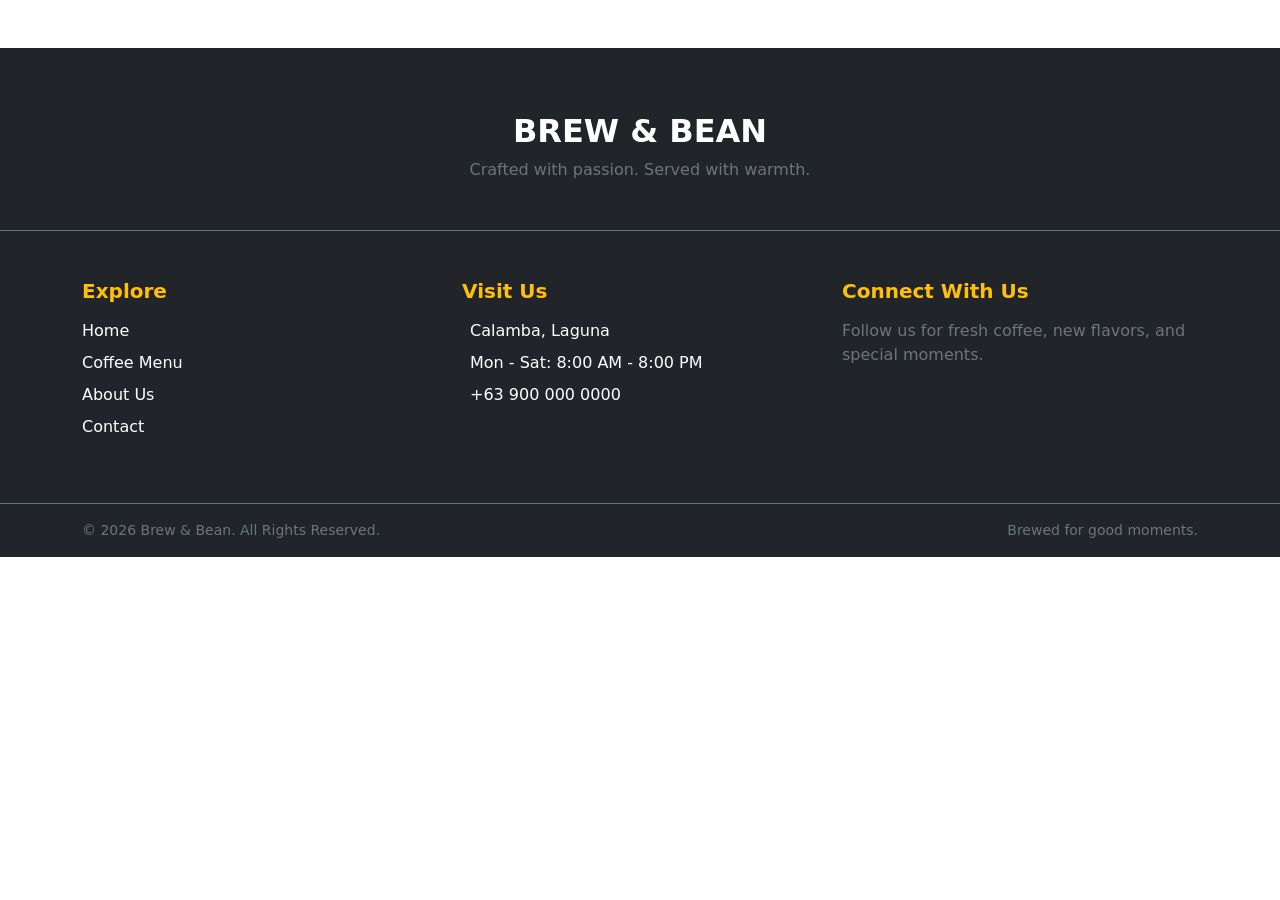
<file: footer.html>
<!DOCTYPE html>
<html lang="en">
<head>
    <meta charset="UTF-8">
    <meta name="viewport" content="width=device-width, initial-scale=1.0">
    <title>Document</title>

    <link rel="stylesheet" href="style.css">
    <link rel="stylesheet" href="loader.css">

    <!-- Bootstrap 5.3 CSS -->
    <link href="https://cdn.jsdelivr.net/npm/bootstrap@5.3.0-alpha3/dist/css/bootstrap.min.css" rel="stylesheet">
    <link rel="stylesheet" href="https://cdn.jsdelivr.net/npm/bootstrap-icons@1.11.3/font/bootstrap-icons.min.css">


</head>
<body>
        <footer class="bg-dark text-white mt-5">

        <!-- ROW 1 : BRAND -->
        <div class="container py-5 text-center">

            <div class="mb-3">
                <i class="fa-solid fa-mug-hot fs-1 text-warning"></i>
            </div>

            <h2 class="fw-bold">BREW & BEAN</h2>

            <p class="text-secondary mb-0">
                Crafted with passion. Served with warmth.
            </p>

        </div>


    <!-- ROW 2 : INFORMATION -->
    <div class="border-top border-secondary">

        <div class="container py-5">

            <div class="row text-center text-md-start g-4">

                <!-- EXPLORE -->
                <div class="col-12 col-md-4">

                    <h5 class="fw-bold text-warning mb-3">
                        Explore
                    </h5>

                    <ul class="list-unstyled">

                        <li class="mb-2">
                            <a href="home.html" class="text-white text-decoration-none">
                                Home
                            </a>
                        </li>

                        <li class="mb-2">
                            <a href="menu.html" class="text-white text-decoration-none">
                                Coffee Menu
                            </a>
                        </li>

                        <li class="mb-2">
                            <a href="about.html" class="text-white text-decoration-none">
                                About Us
                            </a>
                        </li>

                        <li>
                            <a href="contact.html" class="text-white text-decoration-none">
                                Contact
                            </a>
                        </li>

                    </ul>

                </div>


                <!-- VISIT US -->
                <div class="col-12 col-md-4">

                    <h5 class="fw-bold text-warning mb-3">
                        Visit Us
                    </h5>

                    <p class="mb-2">
                        <i class="fa-solid fa-location-dot text-warning me-2"></i>
                        Calamba, Laguna
                    </p>

                    <p class="mb-2">
                        <i class="fa-solid fa-clock text-warning me-2"></i>
                        Mon - Sat: 8:00 AM - 8:00 PM
                    </p>

                    <p class="mb-0">
                        <i class="fa-solid fa-phone text-warning me-2"></i>
                        +63 900 000 0000
                    </p>

                </div>


                <!-- CONNECT -->
                <div class="col-12 col-md-4">

                    <h5 class="fw-bold text-warning mb-3">
                        Connect With Us
                    </h5>

                    <p class="text-secondary">
                        Follow us for fresh coffee,
                        new flavors, and special moments.
                    </p>

                    <div class="d-flex justify-content-center justify-content-md-start gap-3">

                        <a href="#" class="text-white fs-4">
                            <i class="fa-brands fa-facebook"></i>
                        </a>

                        <a href="#" class="text-white fs-4">
                            <i class="fa-brands fa-instagram"></i>
                        </a>

                        <a href="#" class="text-white fs-4">
                            <i class="fa-brands fa-tiktok"></i>
                        </a>

                    </div>

                </div>

            </div>

        </div>

    </div>


    <!-- ROW 3 : COPYRIGHT -->
    <div class="border-top border-secondary">

        <div class="container py-3">

            <div class="d-flex flex-column flex-md-row
                        justify-content-between align-items-center
                        text-center gap-2">

                <p class="mb-0 text-secondary small">
                    © 2026 Brew & Bean. All Rights Reserved.
                </p>

                <p class="mb-0 text-secondary small">
                    <i class="fa-solid fa-mug-hot text-warning me-1"></i>
                    Brewed for good moments.
                </p>

            </div>

        </div>

    </div>

</footer>



<!-- Bootstrap 5.3 JS -->
<script src="https://cdn.jsdelivr.net/npm/bootstrap@5.3.0-alpha3/dist/js/bootstrap.bundle.min.js"></script>

    
</body>
</html>
</file>
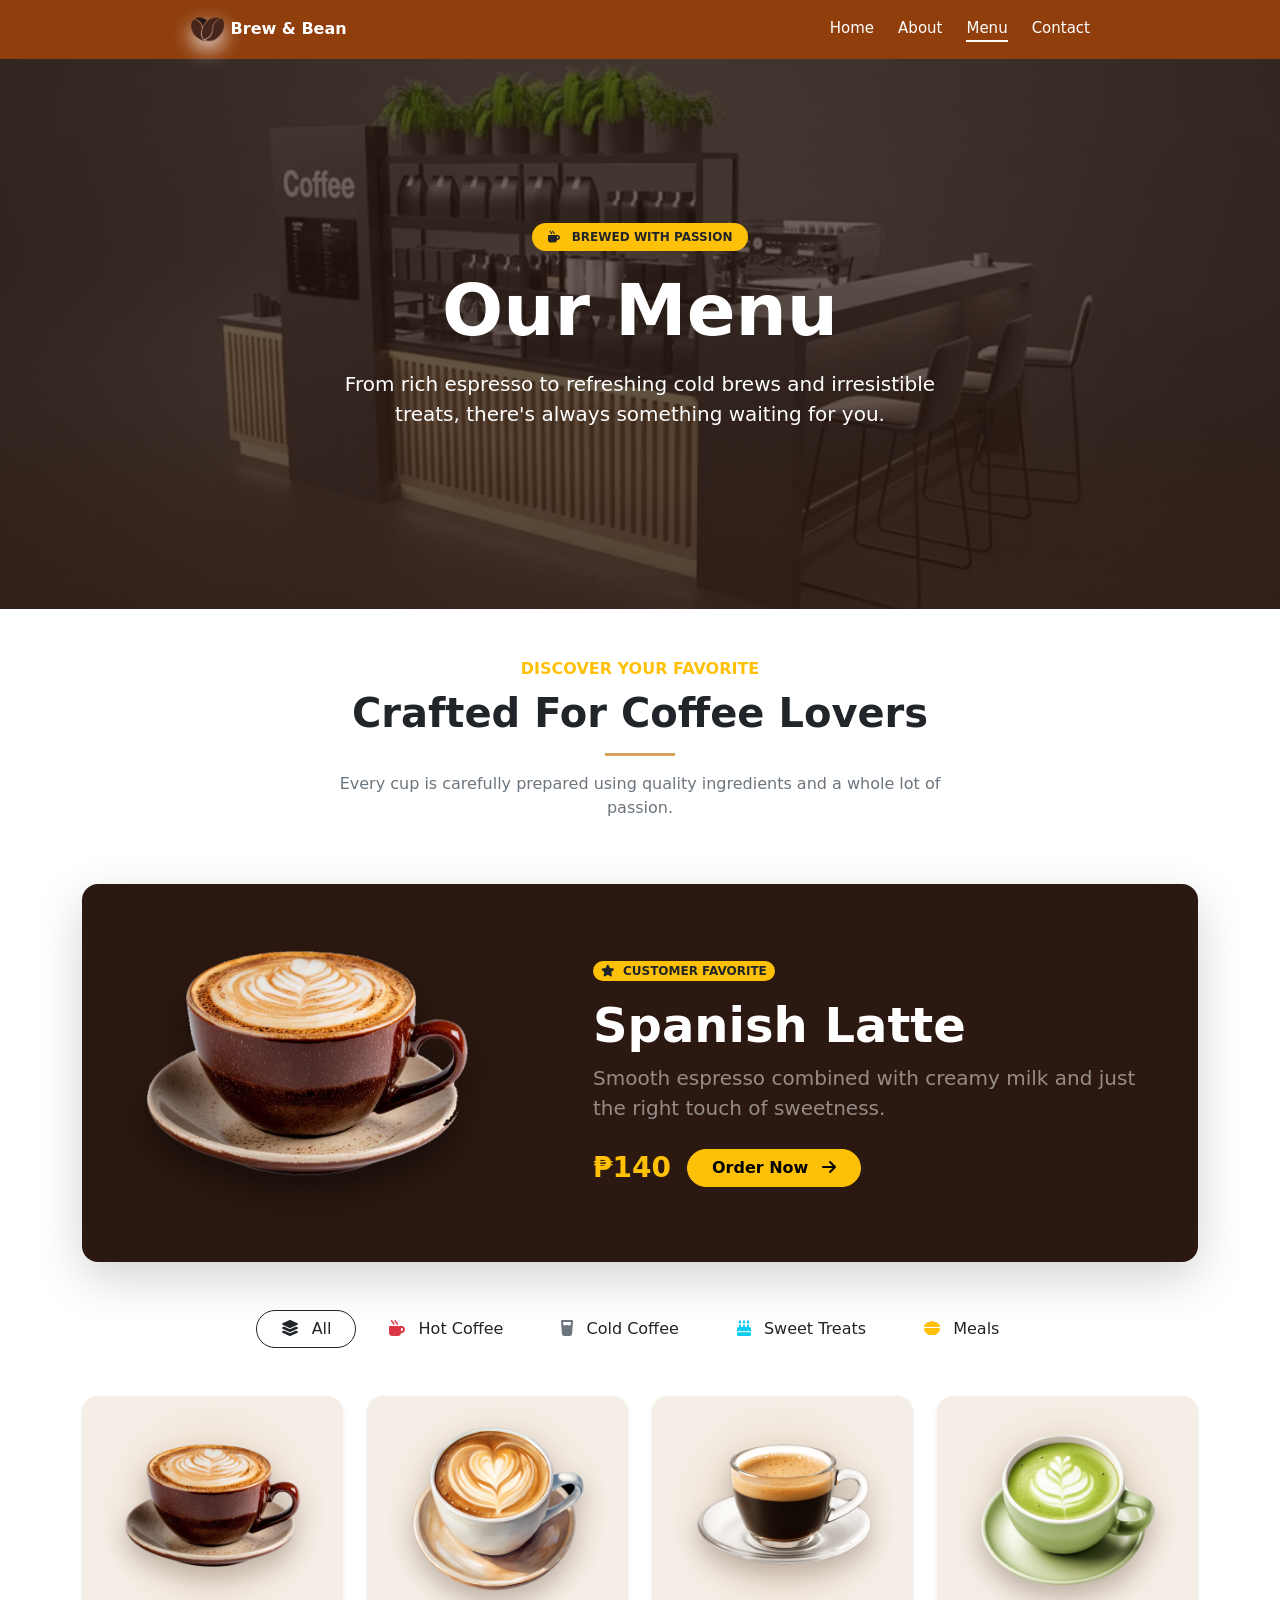
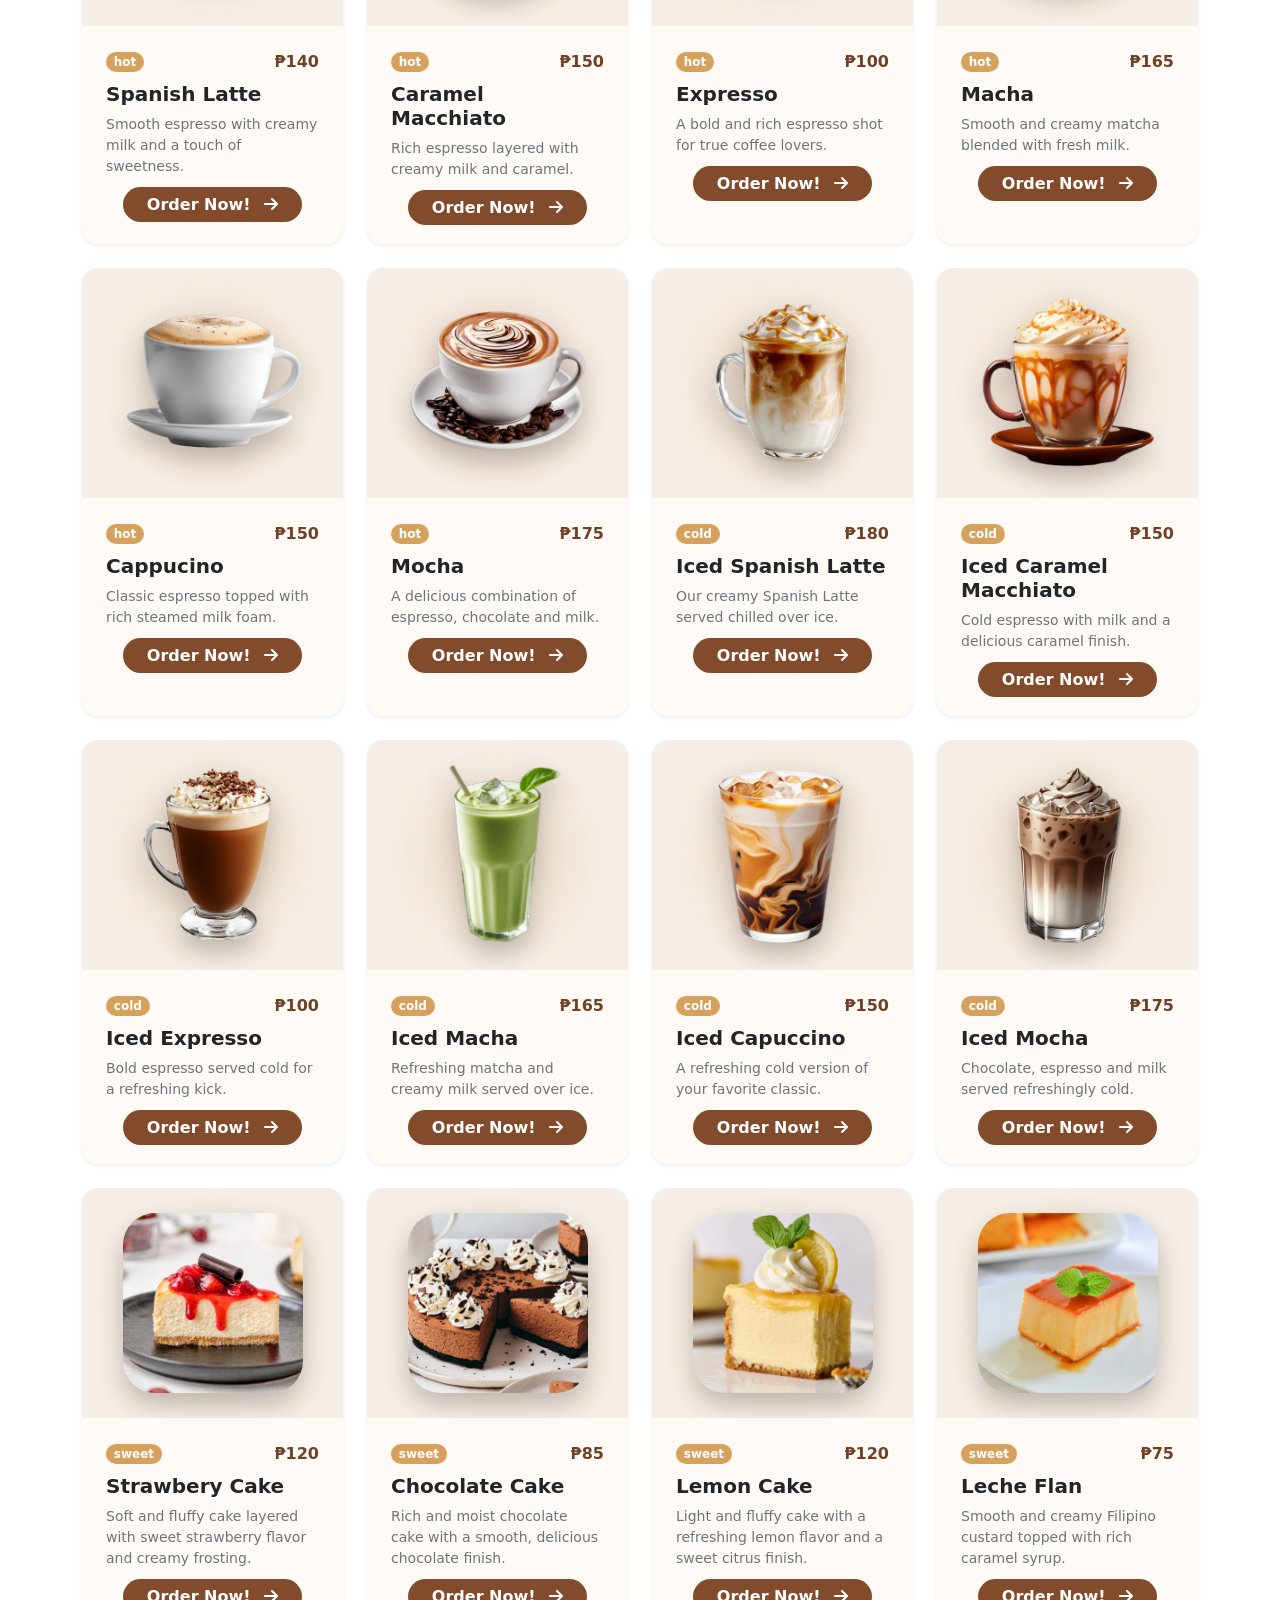
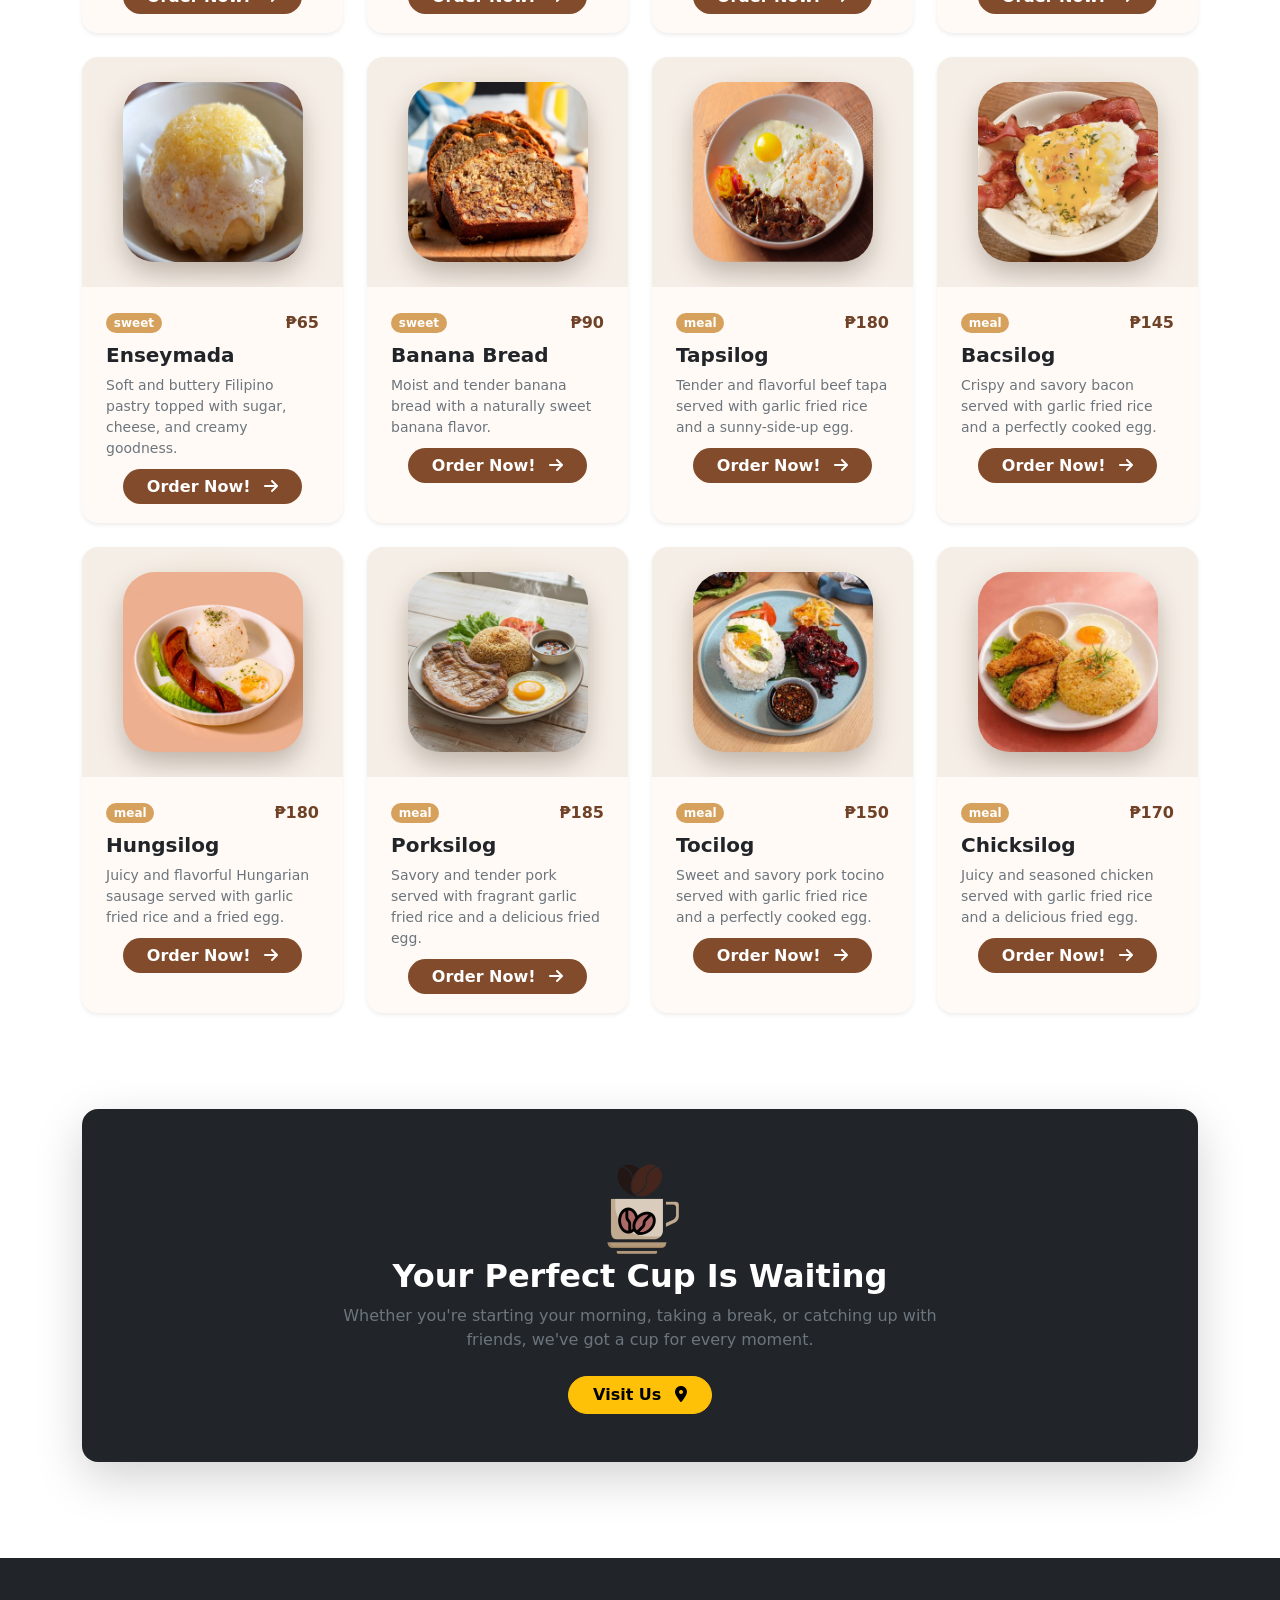
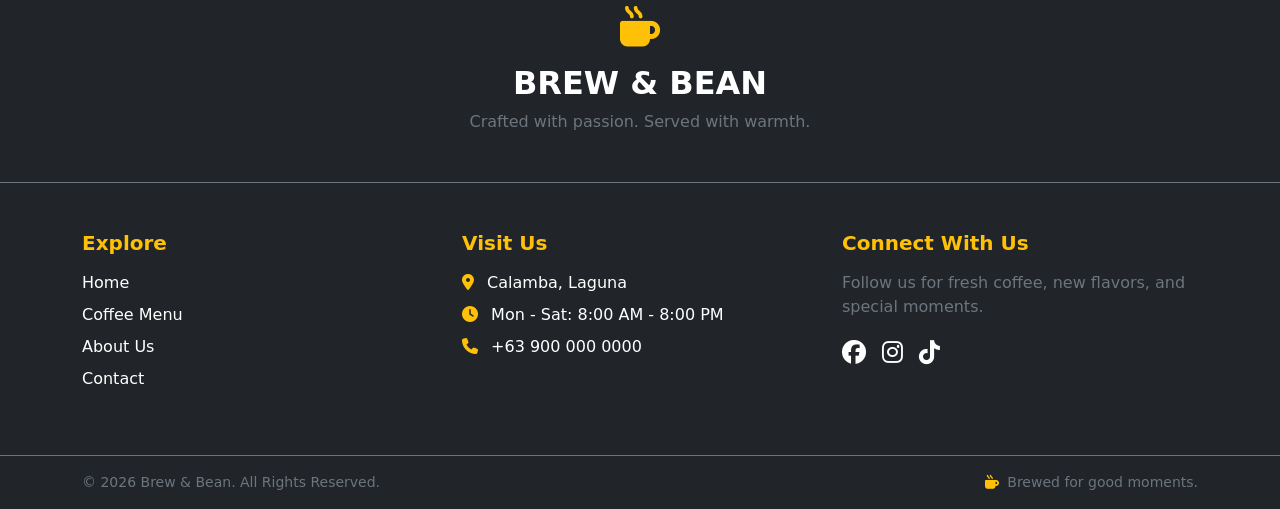
<file: menu.html>
<!DOCTYPE html>
<html lang="en">

<head>

    <meta charset="UTF-8">
    <meta name="viewport" content="width=device-width, initial-scale=1.0">

    <title>Our Menu | Brew & Bean</title>

    <link rel="stylesheet" href="style.css">
    <link rel="stylesheet" href="menu.css">

    <link rel="stylesheet" href="loader.css">

    <!-- Bootstrap -->
    <link href="https://cdn.jsdelivr.net/npm/bootstrap@5.3.3/dist/css/bootstrap.min.css"
        rel="stylesheet">

    <!-- Font Awesome -->
    <link rel="stylesheet"
        href="https://cdnjs.cloudflare.com/ajax/libs/font-awesome/6.5.2/css/all.min.css">


    
</head>


<body>

    <header class="header p-3 position-fixed w-100 z-2">

        <!-- NAVBAR SECTION -->
        <nav class="d-flex justify-content-between align-items-center w-100 mx-auto" style="max-width: 900px;">
            <a href="index.html" class="text-decoration-none">
                <div class="logo fw-semibold text-white">
                    <img src="image/logo.png" alt="" class="coffee-logo">
                    <span class="brew-bean">Brew & Bean</span>
                </div>
            </a>

            <div class="d-none d-md-block" >
                <ul class="navmenu text-white d-flex gap-4 list-unstyled mb-0" style="font-size: 15px">
                    <li><a href="index.html" class="nav-link active">Home</a></li>
                    <li><a href="about.html" class="nav-link">About</a></li>
                    <li><a href="menu.html" class="nav-link">Menu</a></li>
                    <li><a href="contact.html" class="nav-link">Contact</a></li>
                </ul>
            </div>
       

            <div class="burger-container d-block d-md-none">
                <div class="Bline bg-white rounded mb-1" style="width: 25px; padding: 1.5px;"></div>
                <div class="Bline bg-white rounded mb-1" style="width: 25px; padding: 1.5px;"></div>
                <div class="Bline bg-white rounded mb-1" style="width: 25px; padding: 1.5px;"></div>
            </div>

        </nav>

    </header>

    <!-- BURGER MENU SECTION -->
    <section>
        <ul class="navmenu-burger text-white position-fixed d-md-none list-unstyled p-3 w-50 h-25 z-1">
            <li><a href="index.html" class="nav-link active">Home</a></li>
            <li><a href="about.html" class="nav-link">About</a></li>
            <li><a href="menu.html" class="nav-link">Menu</a></li>
            <li><a href="contact.html" class="nav-link">Contact</a></li>
        </ul>
    </section>




    <!-- =============================== -->
    <!-- MENU HERO -->
    <!-- =============================== -->

    <section class="menu-hero d-flex align-items-center">

        <div class="container text-center text-white">

            <span class="badge rounded-pill bg-warning text-dark px-3 py-2 mb-3">

                <i class="fa-solid fa-mug-hot me-2"></i>

                BREWED WITH PASSION

            </span>


            <h1 class="display-2 fw-bold">

                Our Menu

            </h1>


            <p class="lead mx-auto mt-3"
                style="max-width: 650px;">

                From rich espresso to refreshing cold brews
                and irresistible treats, there's always
                something waiting for you.

            </p>

        </div>

    </section>



    <!-- =============================== -->
    <!-- MENU INTRO -->
    <!-- =============================== -->

    <section class="py-5">

        <div class="container text-center">

            <span class="text-uppercase fw-semibold text-warning">

                Discover Your Favorite

            </span>


            <h2 class="display-6 fw-bold mt-2">

                Crafted For Coffee Lovers

            </h2>


            <div class="coffee-line mx-auto my-3"></div>


            <p class="text-secondary mx-auto"
                style="max-width: 650px;">

                Every cup is carefully prepared using
                quality ingredients and a whole lot of passion.

            </p>

        </div>

    </section>



    <!-- =============================== -->
    <!-- FEATURED COFFEE -->
    <!-- =============================== -->

    <section class="container mb-5">

        <div class="featured rounded-4 shadow-lg overflow-hidden">

            <div class="row align-items-center">


                <!-- IMAGE -->

                <div class="col-12 col-lg-5 text-center p-4">

                    <img src="image/product1.png"
                        class="img-fluid featured-image"
                        alt="Spanish Latte">

                </div>


                <!-- CONTENT -->

                <div class="col-12 col-lg-7 text-white p-4 p-lg-5">

                    <span class="badge bg-warning text-dark rounded-pill mb-3">

                        <i class="fa-solid fa-star me-1"></i>

                        CUSTOMER FAVORITE

                    </span>


                    <h2 class="display-5 fw-bold">

                        Spanish Latte

                    </h2>


                    <p class="text-white-50 fs-5">

                        Smooth espresso combined with
                        creamy milk and just the right
                        touch of sweetness.

                    </p>


                    <div class="d-flex align-items-center gap-3 mt-4">

                        <span class="fs-3 fw-bold text-warning">

                            ₱140

                        </span>


                        <a href="order.html?id=1"
                            class="btn btn-warning rounded-pill px-4 fw-semibold">

                            Order Now

                            <i class="fa-solid fa-arrow-right ms-2"></i>

                        </a>

                    </div>

                </div>

            </div>

        </div>

    </section>



    <!-- =============================== -->
    <!-- FILTER -->
    <!-- =============================== -->

    <section class="container mb-5">

        <div class="d-flex justify-content-center flex-wrap gap-2">

            <button
                class="btn menu-filter active rounded-pill px-4"
                data-category="all">

                <i class="fa-solid fa-layer-group me-2"></i>

                All

            </button>


            <button
                class="btn menu-filter rounded-pill px-4"
                data-category="hot">

                <i class="fa-solid fa-mug-hot me-2 text-danger"></i>

                Hot Coffee

            </button>


            <button
                class="btn menu-filter rounded-pill px-4"
                data-category="cold">

                <i class="fa-solid fa-glass-water me-2 text-secondary"></i>

                Cold Coffee

            </button>


            <button
                class="btn menu-filter rounded-pill px-4"
                data-category="sweet">

                <i class="fa-solid fa-cake-candles me-2 text-info"></i>

                Sweet Treats

            </button>


            <button
                class="btn menu-filter rounded-pill px-4"
                data-category="meal">

                <i class="fa-solid fa-bowl-food me-2 text-warning"></i>

                Meals

            </button>

        </div>

    </section>



    <!-- =============================== -->
    <!-- PRODUCTS LOAD HERE-->
    <!-- =============================== -->

    <section class="container pb-5">

        <div id="menu-products"
            class="row g-4 justify-content-center">

        </div>

    </section>



    <!-- =============================== -->
    <!-- COFFEE MESSAGE -->
    <!-- =============================== -->

    <section class="container py-5">

        <div class="bg-dark text-white rounded-4 shadow-lg p-4 p-md-5 text-center">

            
            <img src="image/coffee3.png" alt="Coffee Mug" class="img-fluid" style="width: 100px;">

            <h2 class="fw-bold">

                Your Perfect Cup Is Waiting

            </h2>


            <p class="text-secondary mx-auto mb-4"
                style="max-width: 600px;">

                Whether you're starting your morning,
                taking a break, or catching up with friends,
                we've got a cup for every moment.

            </p>


            <a href="contact.html"
                class="btn btn-warning rounded-pill px-4 fw-semibold">

                Visit Us

                <i class="fa-solid fa-location-dot ms-2"></i>

            </a>

        </div>

    </section>


    <div class="loader-container">
        <!-- LOADER -->
        <span class="loader"></span>
    </div>



    <!-- =============================== -->
    <!-- FOOTER -->
    <!-- =============================== -->

    <div class="footer"></div>



    <!-- Bootstrap JS -->
    <script src="https://cdn.jsdelivr.net/npm/bootstrap@5.3.3/dist/js/bootstrap.bundle.min.js"></script>

    <script src="index.js"></script>
    <script src="product.js"></script>
    <script src="menuproduct.js"></script>
    
    <script src="footer.js"></script>

</body>

</html>
</file>
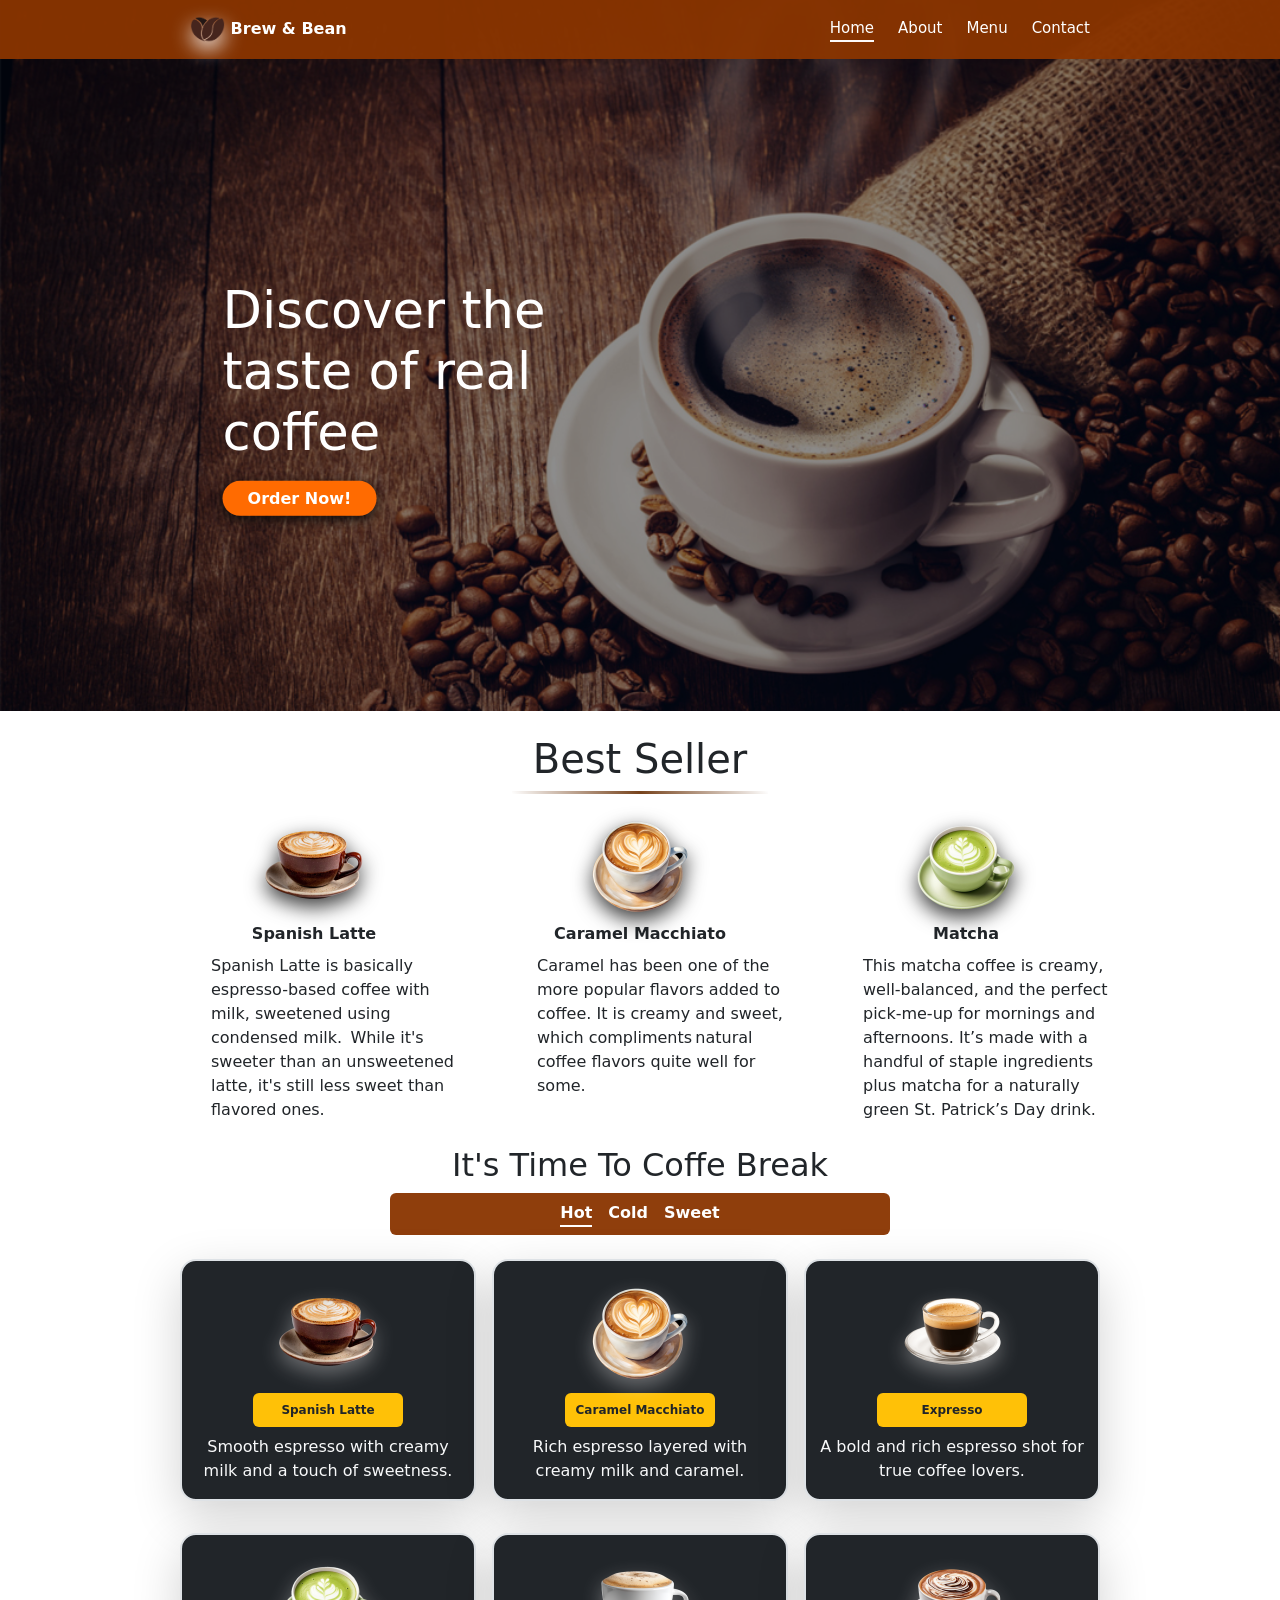
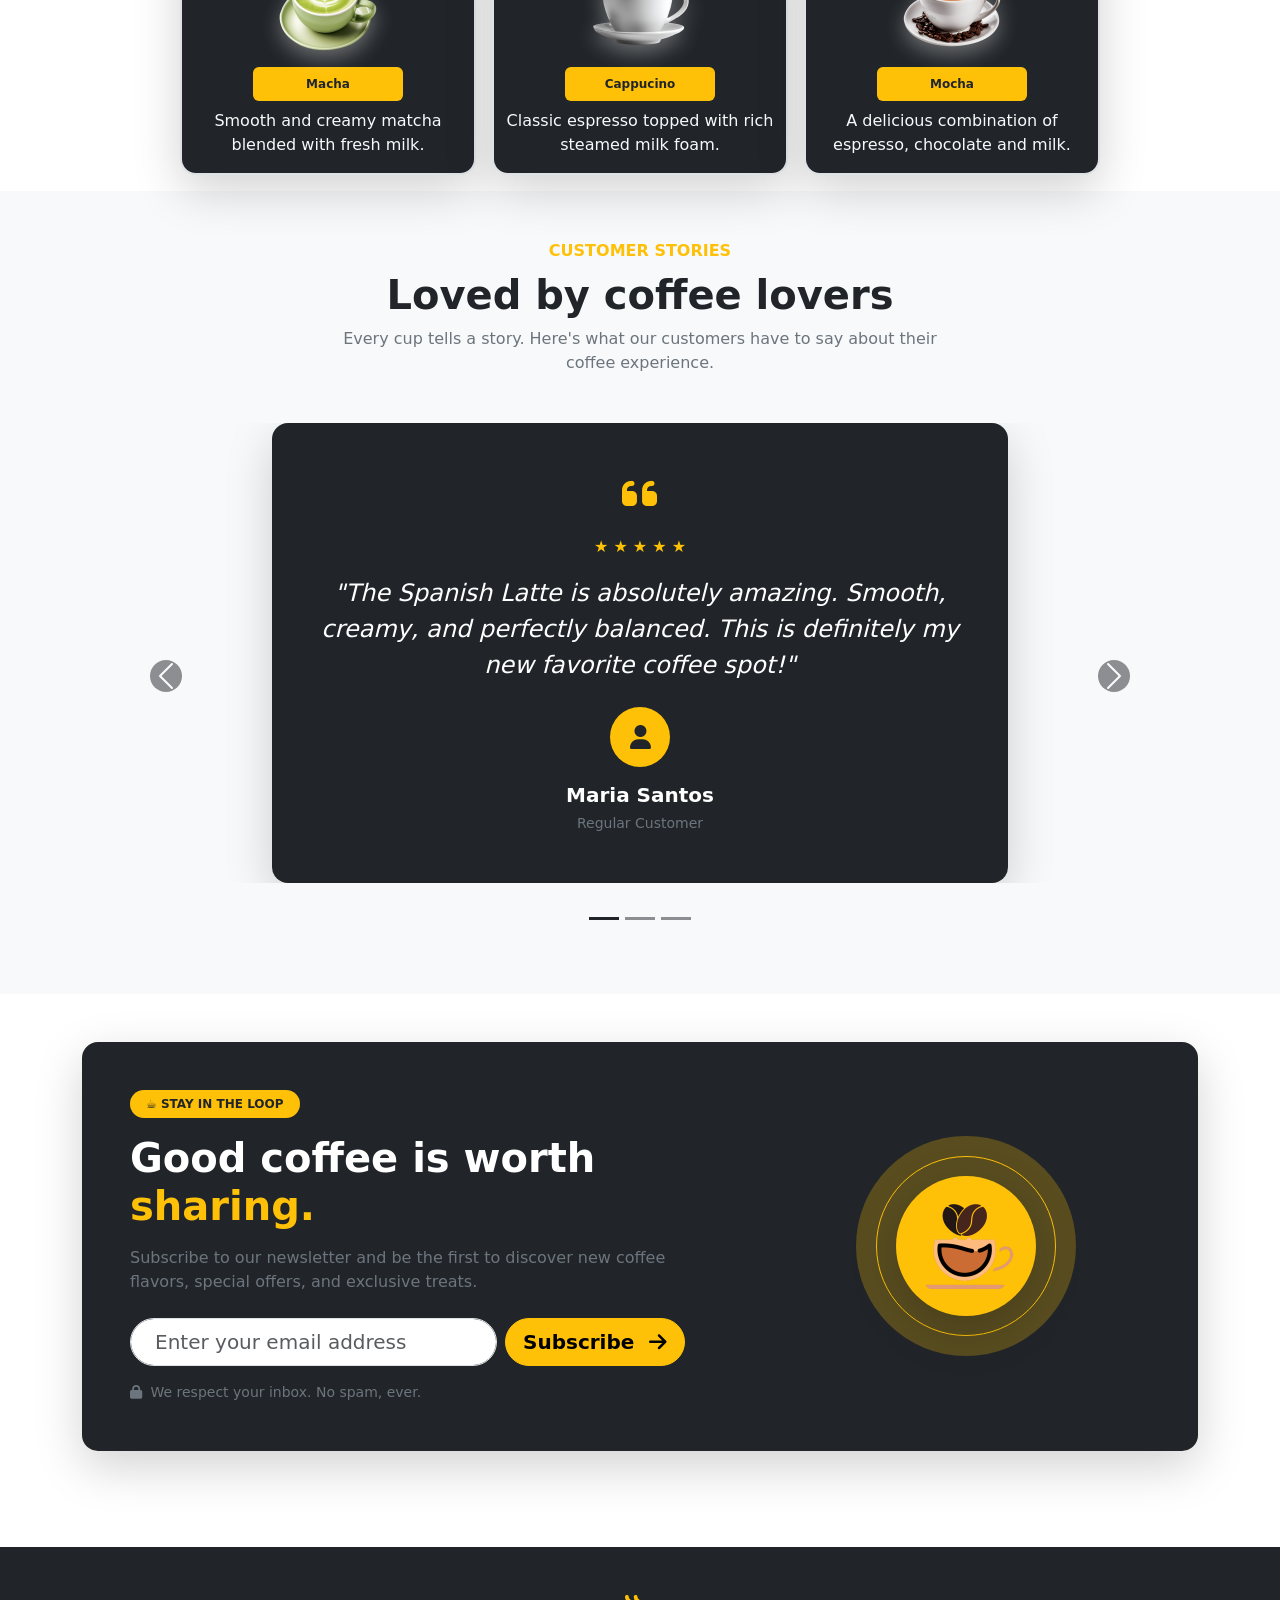
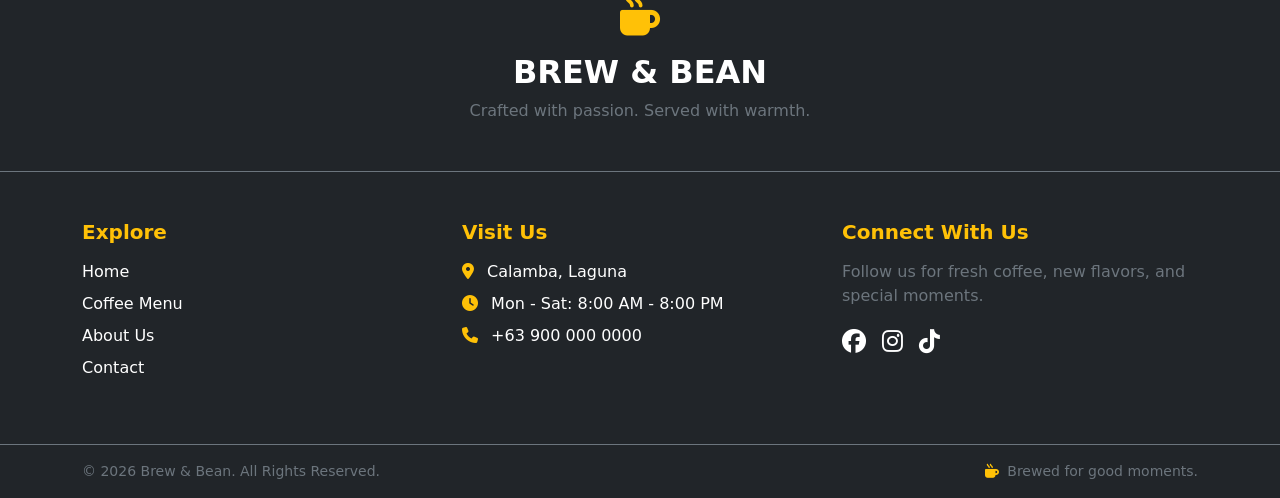
<file: order.html>
<!DOCTYPE html>
<html lang="en">

<head>
    <meta charset="UTF-8">
    <meta name="viewport" content="width=device-width, initial-scale=1.0">

    <title>Place Your Order | Brew & Bean</title>
    <link rel="stylesheet" href="style.css">

    <link href="https://cdn.jsdelivr.net/npm/bootstrap@5.3.3/dist/css/bootstrap.min.css"
        rel="stylesheet">

    <link rel="stylesheet"
        href="https://cdn.jsdelivr.net/npm/bootstrap-icons@1.11.3/font/bootstrap-icons.min.css">
</head>

<body class="bg-light">

    <!-- HEADER -->

    <header class="order-nav text-white py-3 shadow">

        <div class="container w-100" style="max-width: 900px;">

            <div class="d-flex justify-content-between align-items-center">
                
                <a href="index.html"
                    class="text-white text-decoration-none fw-bold fs-6">
                    <img src="image/logo.png" alt="" class="coffee-logo" style="width: 35px; ">
                    Brew & Bean
                </a>

                <a href="menu.html#menu-products"
                    class="btn btn-outline-light">
                    <i class="bi bi-arrow-left"></i>
                    Back
                </a>

            </div>

        </div>

    </header>


    <!-- ORDER SECTION -->

    <section class="py-5">

        <div class="container">

            <div class="text-center mb-5">

                <h1 class="fw-bold">
                    Customize Your Order
                </h1>

                <p class="text-secondary">
                    Choose your preferred size and quantity.
                </p>

            </div>


            <div class="row justify-content-center g-4">


                <!-- PRODUCT -->

                <div class="col-12 col-lg-6">

                    <div class="card border-0 shadow-sm rounded-4 h-100">

                        <div class="card-body p-4 text-center">

                            <img id="productImage"
                                src=""
                                alt=""
                                class="img-fluid rounded-circle mb-4"
                                style="width: 220px; height: 220px; object-fit: cover;">

                            <h2 id="productTitle"
                                class="fw-bold">
                                Product
                            </h2>

                            <p id="productDescription"
                                class="text-secondary">
                            </p>

                            <div id="optionSection" class="mt-4">

                                <h6 class="fw-bold">Select One</h6>

                                <div id= sizeOptions class="d-flex justify-content-center gap-2 flex-wrap">
                                    <!-- LOAD DESIGN HERE -->
                                </div>

                            </div>


                            <!-- QUANTITY -->

                            <div class="mt-4">

                                <h6 class="fw-bold">
                                    Quantity
                                </h6>

                                <div class="d-flex justify-content-center align-items-center gap-3">

                                    <button id="minusBtn"
                                        class="btn btn-dark rounded-circle">

                                        <i class="bi bi-dash"></i>

                                    </button>


                                    <span id="quantity"
                                        class="fs-4 fw-bold">
                                        1
                                    </span>


                                    <button id="plusBtn"
                                        class="btn btn-dark rounded-circle">

                                        <i class="bi bi-plus"></i>

                                    </button>

                                </div>

                            </div>

                        </div>

                    </div>

                </div>


                <!-- ORDER SUMMARY -->

                <div class="col-12 col-lg-5">

                    <div class="card border-0 shadow-sm rounded-4">

                        <div class="card-body p-4">

                            <h4 class="fw-bold mb-4">
                                Order Summary
                            </h4>


                            <div class="d-flex justify-content-between mb-3">

                                <span>
                                    Product
                                </span>

                                <strong id="summaryProduct">
                                    - 
                                </strong>

                            </div>


                            <div class="d-flex justify-content-between mb-3">

                                <span class="optionLabel">
                                    Size
                                </span>

                                <strong id="summarySize">
                                    Small
                                </strong>

                            </div>


                            <div class="d-flex justify-content-between mb-3">

                                <span>
                                    Price
                                </span>

                                <strong id="summaryPrice" class="text-danger">
                                    ₱0
                                </strong>

                            </div>


                            <div class="d-flex justify-content-between mb-3">

                                <span>
                                    Quantity
                                </span>

                                <strong id="summaryQuantity">
                                    0
                                </strong>

                            </div>
                            <hr>

                            <div class="d-flex justify-content-between mb-3">

                                <span id="totalQuantityLabel">
                                    Total Quantity
                                </span>

                                <strong id="totalQuantity">
                                    0
                                </strong>

                            </div>


                            <hr>


                            <div class="d-flex justify-content-between align-items-center">

                                <span class="fw-bold fs-5">
                                    Total Price
                                </span>

                                <span id="totalPrice"
                                    class="fw-bold fs-4 text-danger">
                                    ₱0
                                </span>

                            </div>


                            <button id="placeOrderBtn"
                                class="btn btn-dark w-100 mt-4 py-3 fw-semibold">

                                <i class="bi bi-bag-check me-2"></i>
                                Place Order

                            </button>

                        </div>

                    </div>


                    <!-- SPECIAL INSTRUCTIONS -->

                    <div class="card border-0 shadow-sm rounded-4 mt-4">

                        <div class="card-body p-4">

                            <label for="instructions"
                                class="form-label fw-bold">

                                Special Instructions

                            </label>

                            <textarea id="instructions"
                                class="form-control"
                                rows="3"
                                placeholder="Example: Less sugar, extra ice..."></textarea>

                        </div>

                    </div>

                </div>

            </div>

        </div>

    </section>


    <!-- JAVASCRIPT -->

    <script src="product.js"></script>
    <script src="order.js"></script>

</body>

</html>
</file>
<file: style.css>
html,
body
{
    margin: 0;
    padding: 0;
    overflow-x: hidden;
}

header,.order-nav{
    background-color: #8a3500f3;
}

.navmenu a{
    cursor:pointer;

    &:hover{
        color: #bebebe;
    }
}


.nav-link.active{
    border-bottom:2px solid #fcfafa;
}

.navmenu-burger{
    display: none;
    position: relative;
    font-size: 16px;
    
}

.navmenu-burger.show{
    display: block;
    position: absolute;
    right: 0;

    margin-top: 55px;
    flex-direction: column;
    background-color: #000000c9;
    
}

.coffee-logo{
    width: 35px;
    filter: drop-shadow(0 8px 10px #f8f8f8);
    transition: all .3s ease;
}
.coffee-logo:hover{
    scale: 1.1;
    filter: drop-shadow(0 8px 10px #f8f8f8);
}


/* Transform BurgerMenu to X */
.burger-container.active .Bline:nth-child(1){
    transform: translateY(7px) rotate(45deg);
}

.burger-container.active .Bline:nth-child(2){
   opacity: 0;
}

.burger-container.active .Bline:nth-child(3){
    transform: translateY(-7px) rotate(-45deg);
}

.orderbtn{
    padding: 8px 25px;
    border-radius: 50px;
    border: transparent;
    background-color: #ff6b01 ;
    box-shadow: 0 4px 12px #0b0b0be7;
    font-size: clamp(.4rem, 5vw, 1rem); 
    transition: all .3s ease;
    &:hover{
        background-color: #ee6300;
    }
}

/* HERO SECTION */
.hero-container {
    position: absolute;
    top: 55%;
    left: 30%;
    transform: translate(-50%, -50%);
}

@media(max-width: 768px){
    .hero-container{
        top: 50%;
        left: 50%;
        margin-top:30px;
    }
}

.hero-container .hero-content p {
    width: 100%;
    font-weight: 500;
    font-size: clamp(1.5rem, 5vw, 3.2rem); 
    color: #fff;
    margin-bottom: -16px;
}

.hero-overlay {
    position: absolute;
    inset: 0;
    background: #00000073;
    
}

.coffee-title{
    max-width: 500px;
    background-color: #8a3500f3;
    cursor: pointer;
    
}

.coffee-title li:hover{
    transition: all .3s ease;
    color: #cbcbcb;
}
.hotmenu{
    z-index: 1;
}

.hotmenu.active{
    border-bottom: 2px solid #ffff ;
}

.coffee-image{
    width: 100px;
    filter: drop-shadow(0 8px 10px #000000c2);
    transition: all .3s ease-in-out;
}

.coffee-image:hover{
    scale: 1.05;
}

.devider{
    width: 20%;
    height: 3px;
    margin: auto;
    

    background: linear-gradient(
    45deg,
    transparent,
    #662c00e4,
    transparent);
}

/* Ensure the product image sits nicely underneath the steam layer */
.product{
    position: relative;
    width: 100px;
    height: 100px;
    border-radius: 50%;
    object-fit: cover;
    filter: drop-shadow(0 8px 10px #f8f7f756);
    transition: all .3s ease;
    
   
}

.product:hover{
    scale:1.1;
}

.title-product{
    width: 150px;
    font-size: 12px;
    
    cursor: pointer;
    transition: all .3s ease;
    z-index: 50;
}
.title-product:hover{
    filter: drop-shadow(0 8px 10px #c0c0c060);
}

/* SMOKE IN THE CUP */
/* Container that bounds the steam directly over the cup image */
.steam-wrapper {
  position: relative;
  width: 100%;
  height: 0;          /* Keeps it from pushing the card content down */
  display: flex;
  justify-content: center;
  z-index: 0;
}

/* Base style for every smoke strand */
.steam {
  position: absolute;
  top: 180%;       /* Starts slightly overlapping your product image */
  width: 8px;
  height: 80px;
  background: #ffffff;
  border-radius: 50%;
  filter: blur(3px);   /* Creates the soft, authentic vapor look */
  opacity: 0;
  animation: riseAndWave 4s linear infinite;
}

/* Individual placement and staggered delays to create a natural look */
.steam-1 {
  left: 45%;
  animation-delay: 0s;
}

.steam-2 {
  left: 50%;
  animation-delay: 1.3s;
  animation-duration: 4.5s; /* Slightly different duration breaks uniformity */
}

.steam-3 {
  left: 55%;
  animation-delay: 2.6s;
}

/* The realistic swaying air current simulation */
@keyframes riseAndWave {
  0% {
    transform: translateY(0) scaleX(1) skewX(0deg);
    opacity: 0;
  }
  10% {
    opacity: 0.25; /* Quickly becomes softly visible over the liquid */
  }
  30% {
    transform: translateY(-40px) scaleX(2) skewX(12deg);
    opacity: 0.3;
  }
  60% {
    transform: translateY(-90px) scaleX(3.5) skewX(-15deg);
    opacity: 0.15;
  }
  80% {
    transform: translateY(-130px) scaleX(5) skewX(8deg);
    opacity: 0.05; /* Fades away as it disperses higher up */
  }
  100% {
    transform: translateY(-170px) scaleX(6) skewX(-5deg);
    opacity: 0;
  }
}

/* SUBSCRIPTION SECTION */
.mug-image{
    animation: mugFloat 5s ease-in-out infinite;
    transition: all .3s ease;
}

@keyframes mugFloat {
    0%, 100% {
        transform: translateY(0) rotate(-3deg);
    }

    50% {
        transform: translateY(-18px) rotate(3deg);
    }
}

/* =============================================================== */


/* ABOUT SECTION */
.about {
        min-height: 550px;
        margin-top: 3.7rem;

        background:
            linear-gradient(
                rgba(43, 24, 16, 0.636),
                rgba(43, 24, 16, .82)
            ),
            url("image/img2.jpg") center/cover;

    }

    .mug-icon{
        width: 100px;
    }



/* CONTACT SECTION */

    .contact-hero{
        min-height: 550px;
        margin-top: 3.7rem;

        background:
            linear-gradient(
                 rgba(43, 24, 16, 0.636),
                rgba(43, 24, 16, .82)
            ),
            url("image/img1.jpg") center/cover;
    }

    .contact-card{
        background-color: #f4f4f4ec;
    }
</file>
<file: loader.css>
.loader-container{
    position: fixed;
    inset: 0;
    
    background-color: #000000c5;
    z-index: 9999;

    display: none;
    
}

.loader-container.show{
    display: block;
}


.loader {
    position: fixed;
    top: 50%;
    left: 50%;
    transform: translate(-50%);
    z-index: 1000;
    background-color: #969696f0;

    border-radius: 50%;
  --color-1: #fff;
  --color-2: #ff3d00;
  --size: 1px;

  animation: rotate 1s infinite;
  height: calc(50 * var(--size));
  width: calc(50 * var(--size));
}

.loader:before,
.loader:after {
  border-radius: 50%;
  content: '';
  display: block;
  height: calc(20 * var(--size));
  width: calc(20 * var(--size));
}
.loader:before {
  animation: ball1 1s infinite;
  background-color: var(--color-1);
  box-shadow: calc(30 * var(--size)) 0 0 var(--color-2);
  margin-bottom: calc(10 * var(--size));
}
.loader:after {
  animation: ball2 1s infinite;
  background-color: var(--color-2);
  box-shadow: calc(30 * var(--size)) 0 0 var(--color-1);
}

@keyframes rotate {
  0% {
    transform: rotate(0deg) scale(0.8);
  }
  50% {
    transform: rotate(360deg) scale(1.2);
  }
  100% {
    transform: rotate(720deg) scale(0.8);
  }
}

@keyframes ball1 {
  0% {
    box-shadow: calc(30 * var(--size)) 0 0 var(--color-2);
  }
  50% {
    box-shadow: 0 0 0 var(--color-2);
    margin-bottom: 0;
    transform: translate(calc(15 * var(--size)), calc(15 * var(--size)));
  }
  100% {
    box-shadow: calc(30 * var(--size)) 0 0 var(--color-2);
    margin-bottom: calc(10 * var(--size));
  }
}

@keyframes ball2 {
  0% {
    box-shadow: calc(30 * var(--size)) 0 0 var(--color-1);
  }
  50% {
    box-shadow: 0 0 0 var(--color-1);
    margin-top: calc(-20 * var(--size));
    transform: translate(calc(15 * var(--size)), calc(15 * var(--size)));
  }
  100% {
    box-shadow: calc(30 * var(--size)) 0 0 var(--color-1);
    margin-top: 0;
  }
}
</file>
<file: menu.css>
body {
        background: #f5eee6;
        color: #3b2418;
    }

    /* ========================= */
    /* MENU HERO */
    /* ========================= */

    .menu-hero {
        min-height: 550px;
        margin-top: 3.7rem;

        background:
            linear-gradient(
                rgba(43, 24, 16, 0.636),
                rgba(43, 24, 16, .82)
            ),
            url("image/img3.jpg") center/cover;

    }


    /* ========================= */
    /* CATEGORY BUTTONS */
    /* ========================= */

    .menu-filter {
        background: #fffaf5;
        border: 1px solid #d6c0a8;
        color: #6f4228;
        transition: .3s;
    }

    .menu-filter:hover,
    .menu-filter.active {
        background: #6f4228;
        color: white;
        border-color: #6f4228;
    }


    /* ========================= */
    /* PRODUCT CARD */
    /* ========================= */

    .product-card {
        background: #fffaf5;
        border: none;
        overflow: hidden;
        transition: .35s ease;
    }

    .product-card:hover {
        transform: translateY(-8px);
        box-shadow: 0 20px 40px rgba(59, 36, 24, .15) !important;
    }


    /* ========================= */
    /* PRODUCT IMAGE */
    /* ========================= */

    .product-image-container {
        height: 230px;
        display: flex;
        align-items: center;
        justify-content: center;

        background:
            radial-gradient(
                circle,
                #ead7c2 0%,
                #f5eee6 65%
            );

        overflow: hidden;
    }

    .product-image {
        width: 180px;
        height: 180px;
        object-fit: contain;

        filter:
            drop-shadow(
                0 12px 12px rgba(43, 24, 16, .25)
            );

        transition: .4s ease;
    }

    .product-card:hover .product-image {
        transform: scale(1.08) rotate(2deg);
    }


    /* ========================= */
    /* CATEGORY BADGE */
    /* ========================= */

    .category-badge {
        background: #d6a15d;
        color: #2b1810;
    }


    /* ========================= */
    /* PRICE */
    /* ========================= */

    .product-price {
        color: #6f4228;
    }


    /* ========================= */
    /* ORDER BUTTON */
    /* ========================= */

    .order {
        background: #824c2c;
        color: white;
        border: none;
        
    }

    .order:hover {
        background: #602e13;
        color: white;
    }


    /* ========================= */
    /* FEATURED SECTION */
    /* ========================= */

    .featured {
        background: #2b1810;
    }

    .featured-image {
        max-height: 330px;
        object-fit: contain;

        filter:
            drop-shadow(
                0 20px 15px rgba(0, 0, 0, .4)
            );
    }


    /* ========================= */
    /* SECTION TITLE */
    /* ========================= */

    .coffee-line {
        width: 70px;
        height: 3px;
        background: #d6a15d;
    }
</file>
